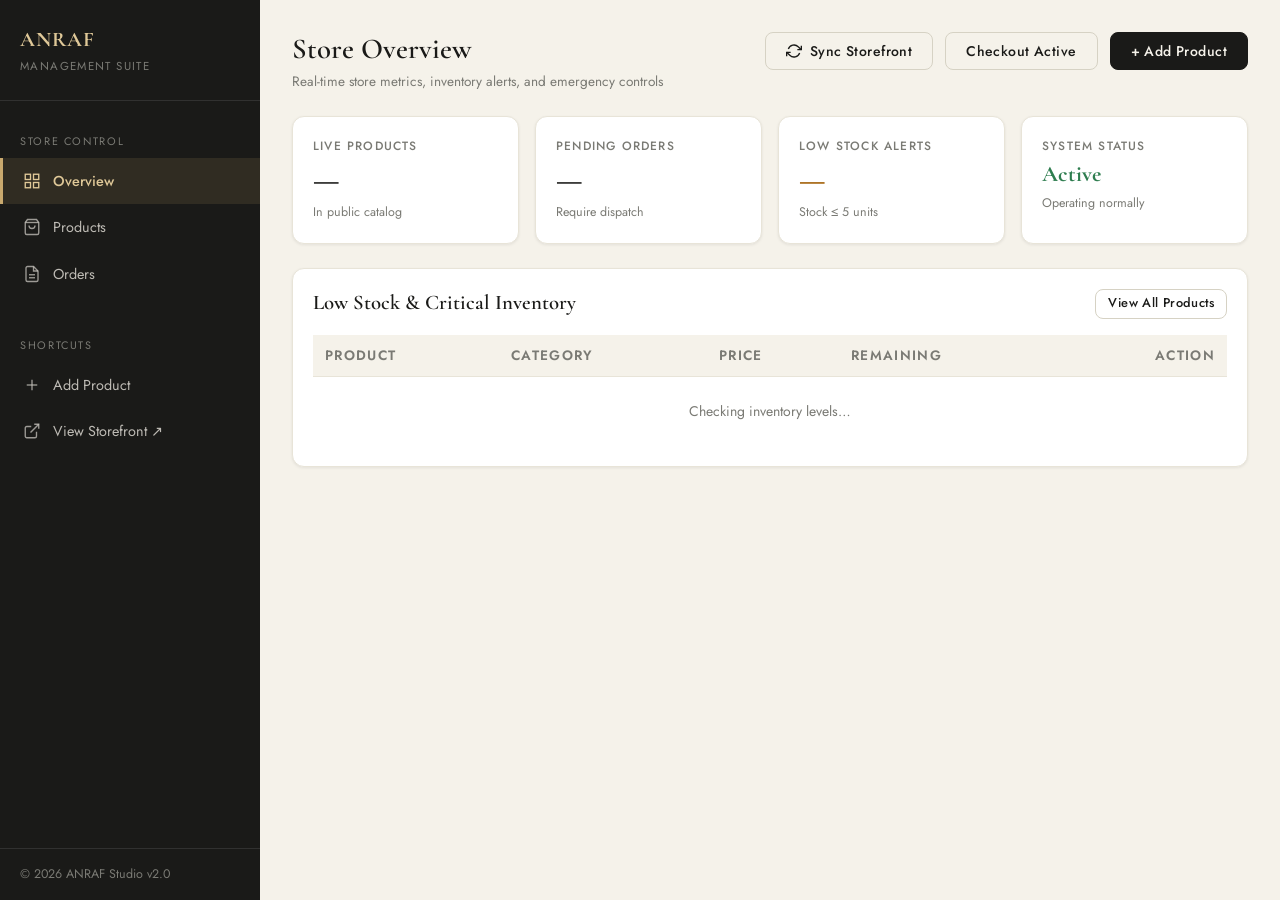
<file: index.html>
<!DOCTYPE html>
<html lang="en">
<head>
  <meta charset="UTF-8">
  <meta name="viewport" content="width=device-width, initial-scale=1.0">
  <title>Dashboard — ANRAF Admin</title>
  <link rel="preconnect" href="https://fonts.googleapis.com">
  <link rel="preconnect" href="https://fonts.gstatic.com" crossorigin>
  <link href="https://fonts.googleapis.com/css2?family=Cormorant+Garamond:ital,wght@0,400;0,500;0,600;0,700;1,400;1,600&family=Jost:wght@300;400;500;600&display=swap" rel="stylesheet">
  <link rel="stylesheet" href="./css/admin.css">
</head>
<body>
  <!-- Mobile Header -->
  <header class="admin-header">
    <button class="hamburger-btn" id="mobile-menu-btn" aria-label="Open Navigation">
      <svg width="24" height="24" viewBox="0 0 24 24" fill="none" stroke="currentColor" stroke-width="2"><line x1="3" y1="12" x2="21" y2="12"/><line x1="3" y1="6" x2="21" y2="6"/><line x1="3" y1="18" x2="21" y2="18"/></svg>
    </button>
    <span class="header-title">ANRAF STUDIO</span>
    <a href="../store.html" target="_blank" class="btn btn-sm btn-secondary" style="margin-left:auto;">Live Store ↗</a>
  </header>

  <div class="sidebar-overlay" id="sidebar-overlay"></div>

  <div class="admin-layout">
    <!-- Desktop & Drawer Sidebar -->
    <aside class="admin-sidebar" id="admin-sidebar">
      <div class="sidebar-brand">
        <span class="sidebar-brand-name">ANRAF</span>
        <span class="sidebar-brand-sub">Management Suite</span>
      </div>

      <nav class="sidebar-nav">
        <span class="sidebar-nav-label">Store Control</span>
        <a href="./index.html" class="sidebar-link active">
          <svg viewBox="0 0 24 24" fill="none" stroke="currentColor" stroke-width="1.8"><rect x="3" y="3" width="7" height="7"/><rect x="14" y="3" width="7" height="7"/><rect x="14" y="14" width="7" height="7"/><rect x="3" y="14" width="7" height="7"/></svg>
          Overview
        </a>
        <a href="./products.html" class="sidebar-link">
          <svg viewBox="0 0 24 24" fill="none" stroke="currentColor" stroke-width="1.8"><path d="M6 2L3 6v14a2 2 0 0 0 2 2h14a2 2 0 0 0 2-2V6l-3-4z"/><line x1="3" y1="6" x2="21" y2="6"/><path d="M16 10a4 4 0 0 1-8 0"/></svg>
          Products
        </a>
        <a href="./orders.html" class="sidebar-link">
          <svg viewBox="0 0 24 24" fill="none" stroke="currentColor" stroke-width="1.8"><path d="M14 2H6a2 2 0 0 0-2 2v16a2 2 0 0 0 2 2h12a2 2 0 0 0 2-2V8z"/><polyline points="14 2 14 8 20 8"/><line x1="16" y1="13" x2="8" y2="13"/><line x1="16" y1="17" x2="8" y2="17"/></svg>
          Orders
        </a>

        <span class="sidebar-nav-label" style="margin-top:1.5rem;">Shortcuts</span>
        <a href="./product.html" class="sidebar-link">
          <svg viewBox="0 0 24 24" fill="none" stroke="currentColor" stroke-width="1.8"><line x1="12" y1="5" x2="12" y2="19"/><line x1="5" y1="12" x2="19" y2="12"/></svg>
          Add Product
        </a>
        <a href="../store.html" target="_blank" class="sidebar-link">
          <svg viewBox="0 0 24 24" fill="none" stroke="currentColor" stroke-width="1.8"><path d="M18 13v6a2 2 0 0 1-2 2H5a2 2 0 0 1-2-2V8a2 2 0 0 1 2-2h6"/><polyline points="15 3 21 3 21 9"/><line x1="10" y1="14" x2="21" y2="3"/></svg>
          View Storefront ↗
        </a>
      </nav>

      <div class="sidebar-footer">
        © 2026 ANRAF Studio v2.0
      </div>
    </aside>

    <!-- Main Content -->
    <main class="admin-main">
      <div class="page-header">
        <div>
          <h1 class="page-title">Store Overview</h1>
          <p class="page-subtitle">Real-time store metrics, inventory alerts, and emergency controls</p>
        </div>
        <div class="page-actions">
          <button id="sync-btn" class="btn btn-secondary">
            <svg viewBox="0 0 24 24" fill="none" stroke="currentColor" stroke-width="2"><polyline points="23 4 23 10 17 10"/><polyline points="1 20 1 14 7 14"/><path d="M3.51 9a9 9 0 0 1 14.85-3.36L23 10M1 14l4.64 4.36A9 9 0 0 0 20.49 15"/></svg>
            Sync Storefront
          </button>
          <button id="toggle-checkout-btn" class="btn btn-secondary">Checkout Active</button>
          <a href="./product.html" class="btn btn-primary">+ Add Product</a>
        </div>
      </div>

      <div id="status-banner"></div>

      <!-- Stats Grid -->
      <div class="stats-grid">
        <div class="card">
          <div class="card-title">Live Products</div>
          <div class="card-value" id="stat-products">—</div>
          <div class="card-sub">In public catalog</div>
        </div>
        <div class="card">
          <div class="card-title">Pending Orders</div>
          <div class="card-value" id="stat-pending-orders">—</div>
          <div class="card-sub">Require dispatch</div>
        </div>
        <div class="card">
          <div class="card-title">Low Stock Alerts</div>
          <div class="card-value" id="stat-low-stock" style="color:var(--color-warning);">—</div>
          <div class="card-sub">Stock ≤ 5 units</div>
        </div>
        <div class="card">
          <div class="card-title">System Status</div>
          <div class="card-value" id="stat-mode" style="font-size:1.4rem;text-transform:capitalize;color:var(--color-success);">Active</div>
          <div class="card-sub" id="stat-mode-sub">Operating normally</div>
        </div>
      </div>

      <!-- Inventory Table -->
      <div class="card" style="margin-top:var(--space-6);">
        <div style="display:flex;justify-content:space-between;align-items:center;margin-bottom:var(--space-4);">
          <h2 style="font-size:1.3rem;font-family:var(--font-heading);">Low Stock & Critical Inventory</h2>
          <a href="./products.html" class="btn btn-sm btn-secondary">View All Products</a>
        </div>
        <div class="table-wrap">
          <table class="table" style="width:100%;border-collapse:collapse;">
            <thead>
              <tr style="text-align:left;border-bottom:1px solid var(--color-border);">
                <th style="padding:10px 12px;font-weight:600;font-size:0.85rem;color:var(--color-muted);">PRODUCT</th>
                <th style="padding:10px 12px;font-weight:600;font-size:0.85rem;color:var(--color-muted);">CATEGORY</th>
                <th style="padding:10px 12px;font-weight:600;font-size:0.85rem;color:var(--color-muted);">PRICE</th>
                <th style="padding:10px 12px;font-weight:600;font-size:0.85rem;color:var(--color-muted);">REMAINING</th>
                <th style="padding:10px 12px;font-weight:600;font-size:0.85rem;color:var(--color-muted);text-align:right;">ACTION</th>
              </tr>
            </thead>
            <tbody id="low-stock-tbody">
              <tr><td colspan="5" style="text-align:center;padding:24px;color:var(--color-muted);">Checking inventory levels…</td></tr>
            </tbody>
          </table>
        </div>
      </div>
    </main>
  </div>

  <script type="module">
    import { api, initStatusBanner, toast, formatPrice } from './js/api.js';

    initStatusBanner();

    // Mobile Sidebar toggle
    const menuBtn = document.getElementById('mobile-menu-btn');
    const sidebar = document.getElementById('admin-sidebar');
    const overlay = document.getElementById('sidebar-overlay');
    function toggleSidebar() {
      sidebar.classList.toggle('open');
      overlay.classList.toggle('visible');
    }
    if (menuBtn) menuBtn.addEventListener('click', toggleSidebar);
    if (overlay) overlay.addEventListener('click', toggleSidebar);

    let checkoutPaused = false;

    async function loadData() {
      try {
        const [status, productsData, ordersData] = await Promise.all([
          api.status().catch(() => ({ mode: 'normal', checkoutPaused: false })),
          api.products.list().catch(() => ({ count: 0, products: [] })),
          api.orders.list({ status: 'pending', limit: 1 }).catch(() => ({ total: 0 }))
        ]);

        const modeEl = document.getElementById('stat-mode');
        const modeSub = document.getElementById('stat-mode-sub');
        if (status.mode === 'emergency') {
          modeEl.textContent = 'Emergency';
          modeEl.style.color = 'var(--color-warning)';
          modeSub.textContent = 'Running from R2 reserve';
        } else {
          modeEl.textContent = 'Online';
          modeEl.style.color = 'var(--color-success)';
          modeSub.textContent = 'Supabase connected';
        }

        document.getElementById('stat-products').textContent = productsData.count ?? productsData.products?.length ?? 0;
        document.getElementById('stat-pending-orders').textContent = ordersData.total ?? 0;

        checkoutPaused = !!status.checkoutPaused;
        const toggleBtn = document.getElementById('toggle-checkout-btn');
        toggleBtn.textContent = checkoutPaused ? 'Resume Checkout' : 'Pause Checkout';
        toggleBtn.className = checkoutPaused ? 'btn btn-danger' : 'btn btn-secondary';

        const lowStock = (productsData.products || []).filter(p => p.track_stock && p.stock <= 5);
        document.getElementById('stat-low-stock').textContent = lowStock.length;

        const tbody = document.getElementById('low-stock-tbody');
        tbody.innerHTML = '';
        if (!lowStock.length) {
          const tr = document.createElement('tr');
          tr.innerHTML = '<td colspan="5" style="text-align:center;padding:24px;color:var(--color-muted);">All inventory quantities are healthy.</td>';
          tbody.appendChild(tr);
        } else {
          for (const p of lowStock) {
            const tr = document.createElement('tr');
            tr.style.borderBottom = '1px solid var(--color-border-light)';
            
            const tdName = document.createElement('td');
            tdName.style.padding = '12px';
            tdName.innerHTML = `<strong style="display:block;">${p.name}</strong><small style="color:var(--color-muted);">${p.slug}</small>`;
            tr.appendChild(tdName);

            const tdCat = document.createElement('td');
            tdCat.style.padding = '12px';
            tdCat.textContent = p.category || '—';
            tr.appendChild(tdCat);

            const tdPrice = document.createElement('td');
            tdPrice.style.padding = '12px';
            tdPrice.textContent = formatPrice(p.price);
            tr.appendChild(tdPrice);

            const tdStock = document.createElement('td');
            tdStock.style.padding = '12px';
            tdStock.innerHTML = `<span style="display:inline-block;padding:3px 8px;border-radius:12px;font-size:0.75rem;font-weight:600;background:${p.stock === 0 ? '#fee2e2;color:#b91c1c' : '#fff3cd;color:#a05c00'}">${p.stock} left</span>`;
            tr.appendChild(tdStock);

            const tdAction = document.createElement('td');
            tdAction.style.padding = '12px';
            tdAction.style.textAlign = 'right';
            tdAction.innerHTML = `<a href="./product.html?id=${p.id}" class="btn btn-sm btn-secondary">Edit Stock</a>`;
            tr.appendChild(tdAction);

            tbody.appendChild(tr);
          }
        }
      } catch (e) {
        console.warn('Dashboard notice:', e);
      }
    }

    document.getElementById('sync-btn').addEventListener('click', async () => {
      const btn = document.getElementById('sync-btn');
      btn.disabled = true;
      btn.textContent = 'Syncing…';
      try {
        const res = await api.sync();
        toast(`Storefront synced successfully (${res.count} products)`, 'success');
      } catch (e) {
        toast(`Sync notice: ${e.message}`, 'error');
      } finally {
        btn.disabled = false;
        btn.innerHTML = `<svg viewBox="0 0 24 24" fill="none" stroke="currentColor" stroke-width="2" width="16" height="16"><polyline points="23 4 23 10 17 10"/><polyline points="1 20 1 14 7 14"/><path d="M3.51 9a9 9 0 0 1 14.85-3.36L23 10M1 14l4.64 4.36A9 9 0 0 0 20.49 15"/></svg> Sync Storefront`;
      }
    });

    document.getElementById('toggle-checkout-btn').addEventListener('click', async () => {
      const btn = document.getElementById('toggle-checkout-btn');
      btn.disabled = true;
      try {
        const res = await api.checkoutToggle(!checkoutPaused);
        checkoutPaused = res.paused;
        btn.textContent = checkoutPaused ? 'Resume Checkout' : 'Pause Checkout';
        btn.className = checkoutPaused ? 'btn btn-danger' : 'btn btn-secondary';
        toast(checkoutPaused ? 'Checkout PAUSED' : 'Checkout RESUMED', checkoutPaused ? 'warning' : 'success');
      } catch (e) {
        toast(`Toggle action: ${e.message}`, 'error');
      } finally {
        btn.disabled = false;
      }
    });

    loadData();
  </script>
</body>
</html>
</file>
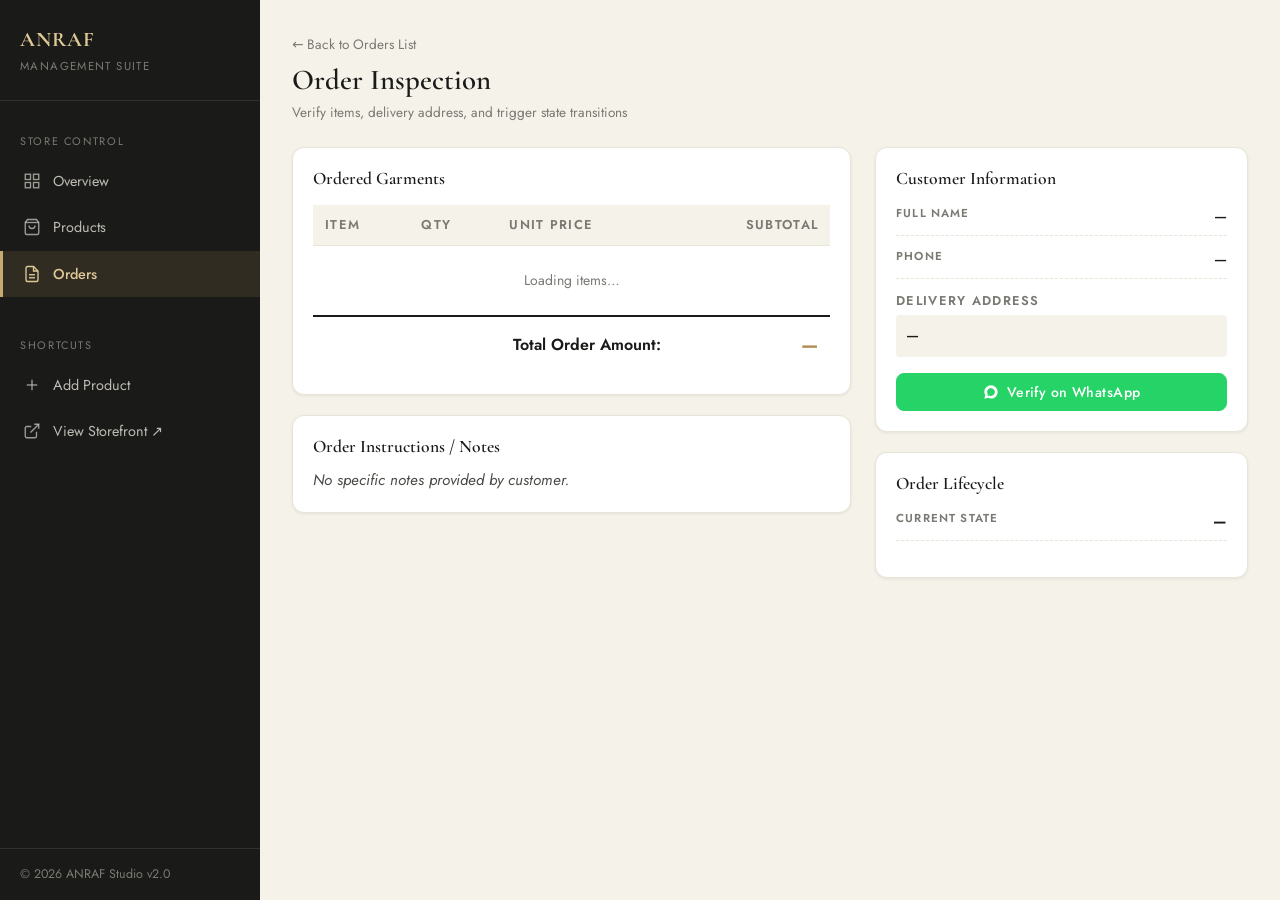
<file: order.html>
<!DOCTYPE html>
<html lang="en">
<head>
  <meta charset="UTF-8">
  <meta name="viewport" content="width=device-width, initial-scale=1.0">
  <title>Order Detail — ANRAF Admin</title>
  <link rel="preconnect" href="https://fonts.googleapis.com">
  <link rel="preconnect" href="https://fonts.gstatic.com" crossorigin>
  <link href="https://fonts.googleapis.com/css2?family=Cormorant+Garamond:ital,wght@0,400;0,500;0,600;0,700;1,400;1,600&family=Jost:wght@300;400;500;600&display=swap" rel="stylesheet">
  <link rel="stylesheet" href="./css/admin.css">
  <style>
    .order-layout { display: grid; grid-template-columns: 1fr; gap: var(--space-6); }
    @media (min-width: 900px) { .order-layout { grid-template-columns: 1.8fr 1.2fr; } }
    .meta-row { display: flex; justify-content: space-between; margin-bottom: var(--space-3); font-size: 0.9rem; border-bottom: 1px dashed var(--color-border-light); padding-bottom: var(--space-2); }
    .meta-label { color: var(--color-muted); }
    .meta-val { font-weight: 500; }
  </style>
</head>
<body>
  <!-- Mobile Header -->
  <header class="admin-header">
    <button class="hamburger-btn" id="mobile-menu-btn" aria-label="Open Navigation">
      <svg width="24" height="24" viewBox="0 0 24 24" fill="none" stroke="currentColor" stroke-width="2"><line x1="3" y1="12" x2="21" y2="12"/><line x1="3" y1="6" x2="21" y2="6"/><line x1="3" y1="18" x2="21" y2="18"/></svg>
    </button>
    <span class="header-title">ORDER DETAILS</span>
    <a href="../store.html" target="_blank" class="btn btn-sm btn-secondary" style="margin-left:auto;">Live Store ↗</a>
  </header>

  <div class="sidebar-overlay" id="sidebar-overlay"></div>

  <div class="admin-layout">
    <!-- Sidebar -->
    <aside class="admin-sidebar" id="admin-sidebar">
      <div class="sidebar-brand">
        <span class="sidebar-brand-name">ANRAF</span>
        <span class="sidebar-brand-sub">Management Suite</span>
      </div>

      <nav class="sidebar-nav">
        <span class="sidebar-nav-label">Store Control</span>
        <a href="./index.html" class="sidebar-link">
          <svg viewBox="0 0 24 24" fill="none" stroke="currentColor" stroke-width="1.8"><rect x="3" y="3" width="7" height="7"/><rect x="14" y="3" width="7" height="7"/><rect x="14" y="14" width="7" height="7"/><rect x="3" y="14" width="7" height="7"/></svg>
          Overview
        </a>
        <a href="./products.html" class="sidebar-link">
          <svg viewBox="0 0 24 24" fill="none" stroke="currentColor" stroke-width="1.8"><path d="M6 2L3 6v14a2 2 0 0 0 2 2h14a2 2 0 0 0 2-2V6l-3-4z"/><line x1="3" y1="6" x2="21" y2="6"/><path d="M16 10a4 4 0 0 1-8 0"/></svg>
          Products
        </a>
        <a href="./orders.html" class="sidebar-link active">
          <svg viewBox="0 0 24 24" fill="none" stroke="currentColor" stroke-width="1.8"><path d="M14 2H6a2 2 0 0 0-2 2v16a2 2 0 0 0 2 2h12a2 2 0 0 0 2-2V8z"/><polyline points="14 2 14 8 20 8"/><line x1="16" y1="13" x2="8" y2="13"/><line x1="16" y1="17" x2="8" y2="17"/></svg>
          Orders
        </a>

        <span class="sidebar-nav-label" style="margin-top:1.5rem;">Shortcuts</span>
        <a href="./product.html" class="sidebar-link">
          <svg viewBox="0 0 24 24" fill="none" stroke="currentColor" stroke-width="1.8"><line x1="12" y1="5" x2="12" y2="19"/><line x1="5" y1="12" x2="19" y2="12"/></svg>
          Add Product
        </a>
        <a href="../store.html" target="_blank" class="sidebar-link">
          <svg viewBox="0 0 24 24" fill="none" stroke="currentColor" stroke-width="1.8"><path d="M18 13v6a2 2 0 0 1-2 2H5a2 2 0 0 1-2-2V8a2 2 0 0 1 2-2h6"/><polyline points="15 3 21 3 21 9"/><line x1="10" y1="14" x2="21" y2="3"/></svg>
          View Storefront ↗
        </a>
      </nav>

      <div class="sidebar-footer">
        © 2026 ANRAF Studio v2.0
      </div>
    </aside>

    <!-- Main Content -->
    <main class="admin-main">
      <div class="page-header">
        <div>
          <a href="./orders.html" style="font-size:0.85rem;color:var(--color-muted);display:inline-block;margin-bottom:var(--space-2);">← Back to Orders List</a>
          <h1 class="page-title" id="order-heading">Order Inspection</h1>
          <p class="page-subtitle">Verify items, delivery address, and trigger state transitions</p>
        </div>
      </div>

      <div id="status-banner"></div>

      <div class="order-layout">
        <!-- Left: Items & Notes -->
        <div style="display:flex;flex-direction:column;gap:var(--space-5);">
          <div class="card">
            <h2 style="font-size:1.1rem;font-family:var(--font-heading);margin-bottom:var(--space-4);">Ordered Garments</h2>
            <div class="table-wrap">
              <table style="width:100%;border-collapse:collapse;text-align:left;">
                <thead>
                  <tr style="border-bottom:1px solid var(--color-border);background:var(--color-cream);">
                    <th style="padding:10px 12px;font-size:0.8rem;color:var(--color-muted);">ITEM</th>
                    <th style="padding:10px 12px;font-size:0.8rem;color:var(--color-muted);">QTY</th>
                    <th style="padding:10px 12px;font-size:0.8rem;color:var(--color-muted);">UNIT PRICE</th>
                    <th style="padding:10px 12px;font-size:0.8rem;color:var(--color-muted);text-align:right;">SUBTOTAL</th>
                  </tr>
                </thead>
                <tbody id="items-tbody">
                  <tr><td colspan="4" style="text-align:center;padding:24px;color:var(--color-muted);">Loading items…</td></tr>
                </tbody>
                <tfoot>
                  <tr style="border-top:2px solid var(--color-near-black);">
                    <td colspan="3" style="padding:14px 12px;font-weight:600;font-size:1rem;text-align:right;">Total Order Amount:</td>
                    <td id="order-total" style="padding:14px 12px;font-weight:700;font-size:1.15rem;text-align:right;color:var(--color-gold-dark);">—</td>
                  </tr>
                </tfoot>
              </table>
            </div>
          </div>

          <div class="card">
            <h2 style="font-size:1.1rem;font-family:var(--font-heading);margin-bottom:var(--space-3);">Order Instructions / Notes</h2>
            <p id="order-notes" style="font-size:0.95rem;color:var(--color-mid);font-style:italic;line-height:1.5;">No specific notes provided by customer.</p>
          </div>
        </div>

        <!-- Right: Customer Info & Status Action -->
        <div style="display:flex;flex-direction:column;gap:var(--space-5);">
          <div class="card">
            <h2 style="font-size:1.1rem;font-family:var(--font-heading);margin-bottom:var(--space-4);">Customer Information</h2>
            
            <div class="meta-row">
              <span class="meta-label">Full Name</span>
              <span class="meta-val" id="cust-name">—</span>
            </div>
            <div class="meta-row">
              <span class="meta-label">Phone</span>
              <span class="meta-val" id="cust-phone">—</span>
            </div>
            <div style="margin-top:var(--space-3);margin-bottom:var(--space-4);">
              <span class="meta-label" style="display:block;margin-bottom:4px;font-size:0.8rem;text-transform:uppercase;">Delivery Address</span>
              <div class="meta-val" id="cust-addr" style="line-height:1.5;background:var(--color-cream);padding:10px;border-radius:var(--radius-sm);font-size:0.9rem;">—</div>
            </div>

            <a id="wa-btn" href="#" target="_blank" class="btn btn-whatsapp" style="width:100%;">
              <svg width="18" height="18" viewBox="0 0 24 24" fill="currentColor"><path d="M12.031 6.172c-3.181 0-5.767 2.586-5.768 5.766-.001 1.298.38 2.27 1.019 3.287l-.711 2.598 2.669-.699c.969.53 1.771.815 2.791.815 3.179 0 5.767-2.587 5.768-5.766 0-3.18-2.588-5.766-5.768-5.766zm9.969 5.766c0 5.503-4.477 9.98-9.97 9.98-1.745 0-3.38-.453-4.81-1.246l-5.22 1.368 1.393-5.093c-.911-1.498-1.393-3.218-1.393-5.009 0-5.503 4.478-9.98 9.97-9.98 5.493 0 9.97 4.477 9.97 9.98z"/></svg>
              Verify on WhatsApp
            </a>
          </div>

          <div class="card">
            <h2 style="font-size:1.1rem;font-family:var(--font-heading);margin-bottom:var(--space-4);">Order Lifecycle</h2>
            
            <div class="meta-row">
              <span class="meta-label">Current State</span>
              <span class="meta-val" id="current-status" style="text-transform:uppercase;font-weight:700;">—</span>
            </div>

            <div id="workflow-buttons" style="display:flex;flex-direction:column;gap:var(--space-2);margin-top:var(--space-4);">
              <!-- Rendered status buttons -->
            </div>
          </div>
        </div>
      </div>
    </main>
  </div>

  <script type="module">
    import { api, initStatusBanner, toast, confirm, formatPrice } from './js/api.js';

    initStatusBanner();

    // Mobile Sidebar toggle
    const menuBtn = document.getElementById('mobile-menu-btn');
    const sidebar = document.getElementById('admin-sidebar');
    const overlay = document.getElementById('sidebar-overlay');
    function toggleSidebar() {
      sidebar.classList.toggle('open');
      overlay.classList.toggle('visible');
    }
    if (menuBtn) menuBtn.addEventListener('click', toggleSidebar);
    if (overlay) overlay.addEventListener('click', toggleSidebar);

    const orderId = new URLSearchParams(location.search).get('id');
    let currentOrder = null;

    async function loadOrder() {
      if (!orderId) { window.location.href = './orders.html'; return; }
      try {
        const res = await api.orders.list();
        const orders = res.orders || [];
        currentOrder = orders.find(o => o.id === orderId || o.client_ref === orderId);

        if (!currentOrder) throw new Error('Order not found');

        const orderNum = currentOrder.order_number ? `#${currentOrder.order_number}` : currentOrder.client_ref.slice(0, 8);
        document.getElementById('order-heading').textContent = `Order ${orderNum}`;

        document.getElementById('cust-name').textContent = currentOrder.customer_name || currentOrder.name || '—';
        const phone = currentOrder.customer_phone || currentOrder.phone || '';
        document.getElementById('cust-phone').textContent = phone || '—';
        document.getElementById('cust-addr').textContent = currentOrder.customer_address || currentOrder.address || '—';
        document.getElementById('order-notes').textContent = currentOrder.notes || 'No customer notes.';
        document.getElementById('order-total').textContent = formatPrice(currentOrder.total);

        const waPhone = phone.replace(/[^0-9]/g, '');
        document.getElementById('wa-btn').href = `https://wa.me/${waPhone}?text=${encodeURIComponent(`Salam, confirming your ANRAF Studio order ${orderNum}`)}`;

        document.getElementById('current-status').textContent = currentOrder.status || 'pending';

        const tbody = document.getElementById('items-tbody');
        tbody.innerHTML = '';
        const items = currentOrder.order_items || currentOrder.items || [];
        for (const it of items) {
          const tr = document.createElement('tr');
          tr.style.borderBottom = '1px solid var(--color-border-light)';
          const name = it.product_name || it.name || 'Garment item';
          const qty = it.quantity || it.qty || 1;
          const price = it.price_at_purchase || it.price || 0;

          tr.innerHTML = `
            <td style="padding:12px;"><strong>${name}</strong></td>
            <td style="padding:12px;">× ${qty}</td>
            <td style="padding:12px;">${formatPrice(price)}</td>
            <td style="padding:12px;text-align:right;font-weight:500;">${formatPrice(price * qty)}</td>
          `;
          tbody.appendChild(tr);
        }

        renderWorkflow();
      } catch (e) {
        toast(`Order notice: ${e.message}`, 'error');
      }
    }

    function renderWorkflow() {
      const container = document.getElementById('workflow-buttons');
      container.innerHTML = '';

      if (currentOrder._source === 'offline') {
        const p = document.createElement('p');
        p.textContent = 'This order was captured in offline reserve. Status changes will be unlocked once replayed into the database.';
        p.style.fontSize = '0.85rem';
        p.style.color = 'var(--color-warning)';
        container.appendChild(p);
        return;
      }

      const st = currentOrder.status || 'pending';

      if (st === 'pending') {
        createBtn('Confirm Order', 'btn-primary', () => updateStatus('confirmed'));
        createBtn('Cancel Order', 'btn-danger', () => updateStatus('cancelled', true));
      } else if (st === 'confirmed') {
        createBtn('Mark Shipped', 'btn-primary', () => updateStatus('shipped'));
        createBtn('Cancel Order', 'btn-danger', () => updateStatus('cancelled', true));
      } else if (st === 'shipped') {
        createBtn('Mark Delivered', 'btn-primary', () => updateStatus('delivered'));
        createBtn('Cancel Order', 'btn-danger', () => updateStatus('cancelled', true));
      } else {
        const p = document.createElement('p');
        p.textContent = `Order is ${st}. Lifecycle complete.`;
        p.style.fontSize = '0.85rem';
        p.style.color = 'var(--color-muted)';
        container.appendChild(p);
      }
    }

    function createBtn(text, className, onClick) {
      const container = document.getElementById('workflow-buttons');
      const b = document.createElement('button');
      b.className = `btn ${className}`;
      b.textContent = text;
      b.style.width = '100%';
      b.addEventListener('click', onClick);
      container.appendChild(b);
    }

    async function updateStatus(newStatus, isCancel = false) {
      if (isCancel) {
        const ok = await confirm('Cancelling this order will release and restore tracked product inventory. Are you sure?');
        if (!ok) return;
      }

      try {
        await api.orders.setStatus(currentOrder.id, newStatus);
        toast(`Order status updated to ${newStatus}`, 'success');
        loadOrder();
      } catch (err) {
        toast(`Status update: ${err.message}`, 'error');
      }
    }

    loadOrder();
  </script>
</body>
</html>
</file>
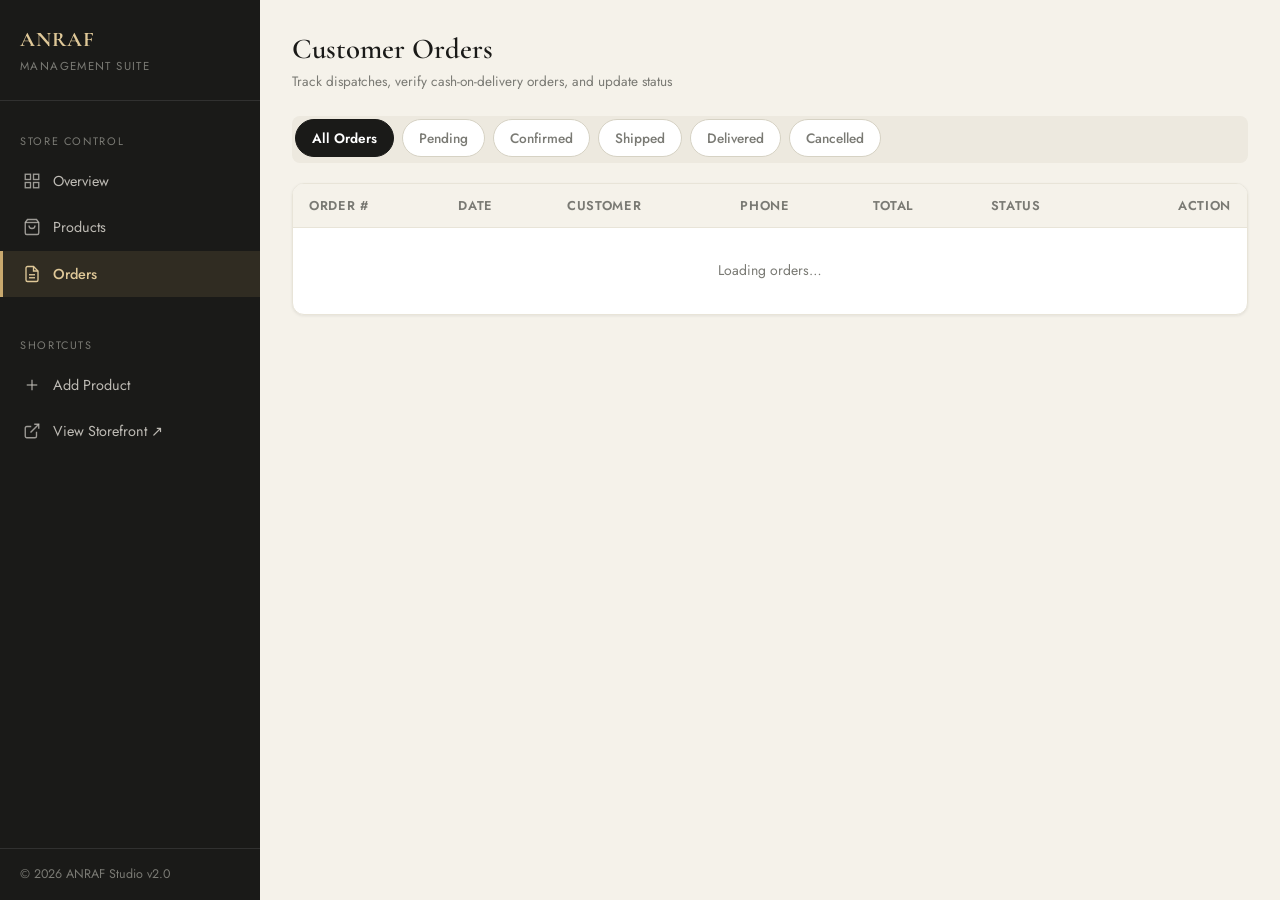
<file: orders.html>
<!DOCTYPE html>
<html lang="en">
<head>
  <meta charset="UTF-8">
  <meta name="viewport" content="width=device-width, initial-scale=1.0">
  <title>Customer Orders — ANRAF Admin</title>
  <link rel="preconnect" href="https://fonts.googleapis.com">
  <link rel="preconnect" href="https://fonts.gstatic.com" crossorigin>
  <link href="https://fonts.googleapis.com/css2?family=Cormorant+Garamond:ital,wght@0,400;0,500;0,600;0,700;1,400;1,600&family=Jost:wght@300;400;500;600&display=swap" rel="stylesheet">
  <link rel="stylesheet" href="./css/admin.css">
  <style>
    .filter-tabs { display: flex; gap: var(--space-2); margin-bottom: var(--space-5); overflow-x: auto; padding-bottom: var(--space-2); }
    .tab-btn { background: var(--color-white); border: 1px solid var(--color-border); padding: 8px 16px; border-radius: 20px; font-size: 0.85rem; font-weight: 500; cursor: pointer; white-space: nowrap; transition: var(--transition); }
    .tab-btn.active { background: var(--color-near-black); color: #fff; border-color: var(--color-near-black); }
    .badge { display: inline-block; padding: 4px 10px; border-radius: 12px; font-size: 0.72rem; font-weight: 600; text-transform: uppercase; letter-spacing: 0.05em; }
    .badge-pending { background: var(--status-pending-bg); color: var(--status-pending); }
    .badge-confirmed { background: var(--status-confirmed-bg); color: var(--status-confirmed); }
    .badge-shipped { background: var(--status-shipped-bg); color: var(--status-shipped); }
    .badge-delivered { background: var(--status-delivered-bg); color: var(--status-delivered); }
    .badge-cancelled { background: var(--status-cancelled-bg); color: var(--status-cancelled); }
  </style>
</head>
<body>
  <!-- Mobile Header -->
  <header class="admin-header">
    <button class="hamburger-btn" id="mobile-menu-btn" aria-label="Open Navigation">
      <svg width="24" height="24" viewBox="0 0 24 24" fill="none" stroke="currentColor" stroke-width="2"><line x1="3" y1="12" x2="21" y2="12"/><line x1="3" y1="6" x2="21" y2="6"/><line x1="3" y1="18" x2="21" y2="18"/></svg>
    </button>
    <span class="header-title">ANRAF ORDERS</span>
    <a href="../store.html" target="_blank" class="btn btn-sm btn-secondary" style="margin-left:auto;">Live Store ↗</a>
  </header>

  <div class="sidebar-overlay" id="sidebar-overlay"></div>

  <div class="admin-layout">
    <!-- Sidebar -->
    <aside class="admin-sidebar" id="admin-sidebar">
      <div class="sidebar-brand">
        <span class="sidebar-brand-name">ANRAF</span>
        <span class="sidebar-brand-sub">Management Suite</span>
      </div>

      <nav class="sidebar-nav">
        <span class="sidebar-nav-label">Store Control</span>
        <a href="./index.html" class="sidebar-link">
          <svg viewBox="0 0 24 24" fill="none" stroke="currentColor" stroke-width="1.8"><rect x="3" y="3" width="7" height="7"/><rect x="14" y="3" width="7" height="7"/><rect x="14" y="14" width="7" height="7"/><rect x="3" y="14" width="7" height="7"/></svg>
          Overview
        </a>
        <a href="./products.html" class="sidebar-link">
          <svg viewBox="0 0 24 24" fill="none" stroke="currentColor" stroke-width="1.8"><path d="M6 2L3 6v14a2 2 0 0 0 2 2h14a2 2 0 0 0 2-2V6l-3-4z"/><line x1="3" y1="6" x2="21" y2="6"/><path d="M16 10a4 4 0 0 1-8 0"/></svg>
          Products
        </a>
        <a href="./orders.html" class="sidebar-link active">
          <svg viewBox="0 0 24 24" fill="none" stroke="currentColor" stroke-width="1.8"><path d="M14 2H6a2 2 0 0 0-2 2v16a2 2 0 0 0 2 2h12a2 2 0 0 0 2-2V8z"/><polyline points="14 2 14 8 20 8"/><line x1="16" y1="13" x2="8" y2="13"/><line x1="16" y1="17" x2="8" y2="17"/></svg>
          Orders
        </a>

        <span class="sidebar-nav-label" style="margin-top:1.5rem;">Shortcuts</span>
        <a href="./product.html" class="sidebar-link">
          <svg viewBox="0 0 24 24" fill="none" stroke="currentColor" stroke-width="1.8"><line x1="12" y1="5" x2="12" y2="19"/><line x1="5" y1="12" x2="19" y2="12"/></svg>
          Add Product
        </a>
        <a href="../store.html" target="_blank" class="sidebar-link">
          <svg viewBox="0 0 24 24" fill="none" stroke="currentColor" stroke-width="1.8"><path d="M18 13v6a2 2 0 0 1-2 2H5a2 2 0 0 1-2-2V8a2 2 0 0 1 2-2h6"/><polyline points="15 3 21 3 21 9"/><line x1="10" y1="14" x2="21" y2="3"/></svg>
          View Storefront ↗
        </a>
      </nav>

      <div class="sidebar-footer">
        © 2026 ANRAF Studio v2.0
      </div>
    </aside>

    <!-- Main Content -->
    <main class="admin-main">
      <div class="page-header">
        <div>
          <h1 class="page-title">Customer Orders</h1>
          <p class="page-subtitle">Track dispatches, verify cash-on-delivery orders, and update status</p>
        </div>
      </div>

      <div id="status-banner"></div>

      <div class="filter-tabs">
        <button class="tab-btn active" data-status="">All Orders</button>
        <button class="tab-btn" data-status="pending">Pending</button>
        <button class="tab-btn" data-status="confirmed">Confirmed</button>
        <button class="tab-btn" data-status="shipped">Shipped</button>
        <button class="tab-btn" data-status="delivered">Delivered</button>
        <button class="tab-btn" data-status="cancelled">Cancelled</button>
      </div>

      <div class="card" style="padding:0;overflow:hidden;">
        <div class="table-wrap">
          <table style="width:100%;border-collapse:collapse;text-align:left;">
            <thead>
              <tr style="background:var(--color-cream);border-bottom:1px solid var(--color-border);">
                <th style="padding:12px 16px;font-size:0.8rem;letter-spacing:0.05em;color:var(--color-muted);">ORDER #</th>
                <th style="padding:12px 16px;font-size:0.8rem;letter-spacing:0.05em;color:var(--color-muted);">DATE</th>
                <th style="padding:12px 16px;font-size:0.8rem;letter-spacing:0.05em;color:var(--color-muted);">CUSTOMER</th>
                <th style="padding:12px 16px;font-size:0.8rem;letter-spacing:0.05em;color:var(--color-muted);">PHONE</th>
                <th style="padding:12px 16px;font-size:0.8rem;letter-spacing:0.05em;color:var(--color-muted);">TOTAL</th>
                <th style="padding:12px 16px;font-size:0.8rem;letter-spacing:0.05em;color:var(--color-muted);">STATUS</th>
                <th style="padding:12px 16px;font-size:0.8rem;letter-spacing:0.05em;color:var(--color-muted);text-align:right;">ACTION</th>
              </tr>
            </thead>
            <tbody id="orders-tbody">
              <tr><td colspan="7" style="text-align:center;padding:32px;color:var(--color-muted);">Loading orders…</td></tr>
            </tbody>
          </table>
        </div>
      </div>
    </main>
  </div>

  <script type="module">
    import { api, initStatusBanner, toast, formatPrice } from './js/api.js';

    initStatusBanner();

    // Mobile Sidebar toggle
    const menuBtn = document.getElementById('mobile-menu-btn');
    const sidebar = document.getElementById('admin-sidebar');
    const overlay = document.getElementById('sidebar-overlay');
    function toggleSidebar() {
      sidebar.classList.toggle('open');
      overlay.classList.toggle('visible');
    }
    if (menuBtn) menuBtn.addEventListener('click', toggleSidebar);
    if (overlay) overlay.addEventListener('click', toggleSidebar);

    let currentStatus = '';

    async function loadOrders() {
      const tbody = document.getElementById('orders-tbody');
      tbody.innerHTML = '<tr><td colspan="7" style="text-align:center;padding:32px;color:var(--color-muted);">Loading orders…</td></tr>';

      try {
        const res = await api.orders.list(currentStatus ? { status: currentStatus } : {});
        const orders = res.orders || [];

        tbody.innerHTML = '';
        if (!orders.length) {
          tbody.innerHTML = '<tr><td colspan="7" style="text-align:center;padding:32px;color:var(--color-muted);">No orders found.</td></tr>';
          return;
        }

        for (const o of orders) {
          const tr = document.createElement('tr');
          tr.style.borderBottom = '1px solid var(--color-border-light)';

          const tdNum = document.createElement('td');
          tdNum.style.padding = '12px 16px';
          tdNum.style.fontWeight = '600';
          tdNum.textContent = o.order_number ? `#${o.order_number}` : (o.client_ref ? o.client_ref.slice(0, 8) : 'Offline');
          if (o._source === 'offline') {
            tdNum.innerHTML += ` <span style="font-size:0.7rem;color:var(--color-warning);">(offline)</span>`;
          }
          tr.appendChild(tdNum);

          const tdDate = document.createElement('td');
          tdDate.style.padding = '12px 16px';
          tdDate.textContent = o.created_at ? new Date(o.created_at).toLocaleDateString('en-GB') : '—';
          tr.appendChild(tdDate);

          const tdCust = document.createElement('td');
          tdCust.style.padding = '12px 16px';
          tdCust.textContent = o.customer_name || o.name || '—';
          tr.appendChild(tdCust);

          const tdPhone = document.createElement('td');
          tdPhone.style.padding = '12px 16px';
          tdPhone.textContent = o.customer_phone || o.phone || '—';
          tr.appendChild(tdPhone);

          const tdTotal = document.createElement('td');
          tdTotal.style.padding = '12px 16px';
          tdTotal.style.fontWeight = '600';
          tdTotal.textContent = formatPrice(o.total);
          tr.appendChild(tdTotal);

          const tdStatus = document.createElement('td');
          tdStatus.style.padding = '12px 16px';
          const span = document.createElement('span');
          const st = o.status || 'pending';
          span.className = `badge badge-${st}`;
          span.textContent = st;
          tdStatus.appendChild(span);
          tr.appendChild(tdStatus);

          const tdAction = document.createElement('td');
          tdAction.style.padding = '12px 16px';
          tdAction.style.textAlign = 'right';
          tdAction.innerHTML = `<a href="./order.html?id=${o.id || o.client_ref}" class="btn btn-sm btn-secondary">View Order</a>`;
          tr.appendChild(tdAction);

          tbody.appendChild(tr);
        }
      } catch (e) {
        tbody.innerHTML = '<tr><td colspan="7" style="text-align:center;padding:32px;color:var(--color-muted);">No live orders loaded yet.</td></tr>';
      }
    }

    document.querySelectorAll('.tab-btn').forEach(btn => {
      btn.addEventListener('click', () => {
        document.querySelectorAll('.tab-btn').forEach(b => b.classList.remove('active'));
        btn.classList.add('active');
        currentStatus = btn.dataset.status;
        loadOrders();
      });
    });

    loadOrders();
  </script>
</body>
</html>
</file>
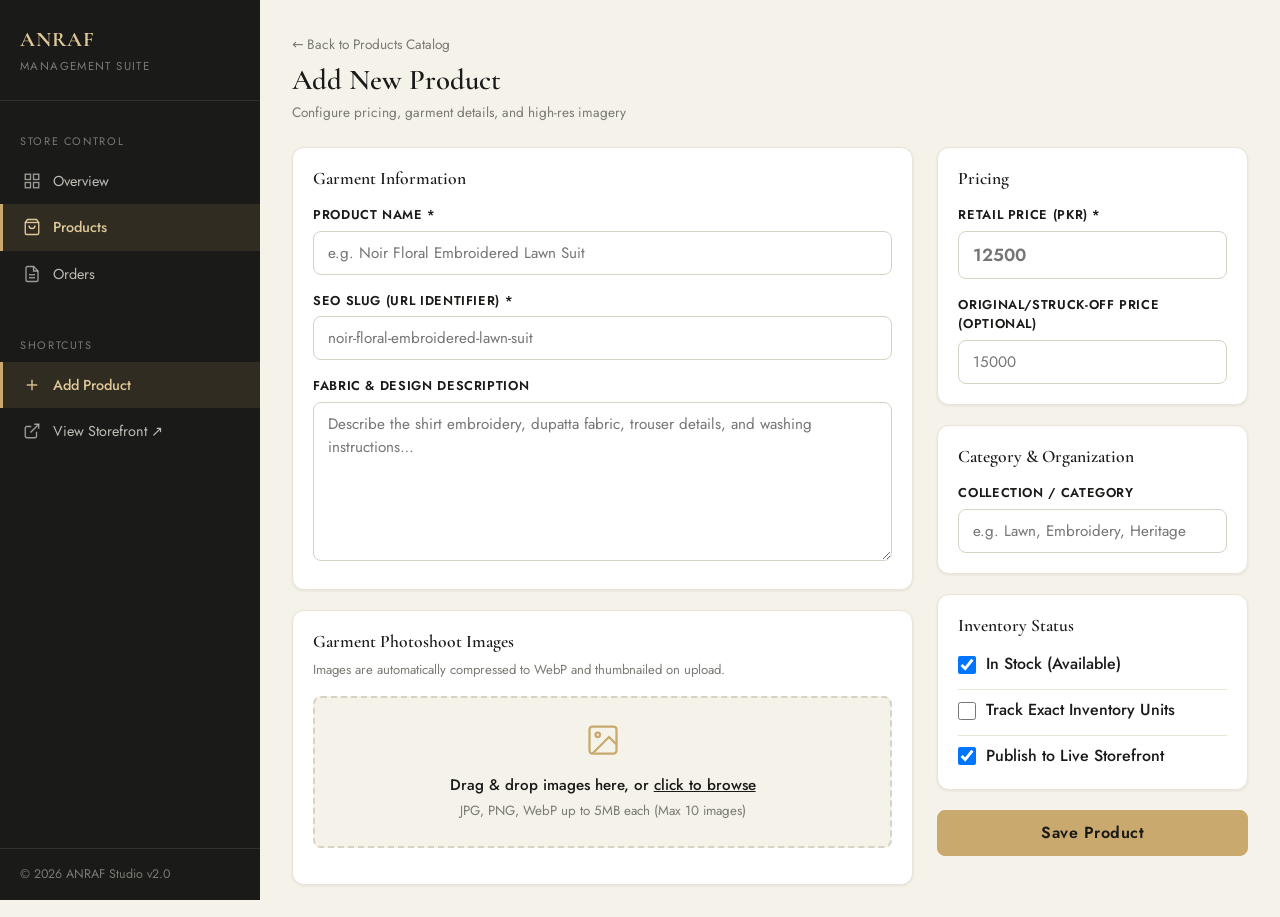
<file: product.html>
<!DOCTYPE html>
<html lang="en">
<head>
  <meta charset="UTF-8">
  <meta name="viewport" content="width=device-width, initial-scale=1.0">
  <title>Product Editor — ANRAF Admin</title>
  <link rel="preconnect" href="https://fonts.googleapis.com">
  <link rel="preconnect" href="https://fonts.gstatic.com" crossorigin>
  <link href="https://fonts.googleapis.com/css2?family=Cormorant+Garamond:ital,wght@0,400;0,500;0,600;0,700;1,400;1,600&family=Jost:wght@300;400;500;600&display=swap" rel="stylesheet">
  <link rel="stylesheet" href="./css/admin.css">
  <style>
    .form-layout { display: grid; grid-template-columns: 1fr; gap: var(--space-6); }
    @media (min-width: 900px) { .form-layout { grid-template-columns: 2fr 1fr; } }
    .image-dropzone {
      border: 2px dashed var(--color-border); padding: var(--space-6); text-align: center; border-radius: var(--radius); cursor: pointer; background: var(--color-cream);
      transition: border-color var(--transition);
    }
    .image-dropzone:hover { border-color: var(--color-gold); }
    .images-grid { display: grid; grid-template-columns: repeat(auto-fill, minmax(110px, 1fr)); gap: var(--space-3); margin-top: var(--space-4); }
    .image-item { position: relative; aspect-ratio: 3/4; border: 1px solid var(--color-border); border-radius: var(--radius-sm); overflow: hidden; background: #fff; }
    .image-item img { width: 100%; height: 100%; object-fit: cover; }
    .image-remove { position: absolute; top: 6px; right: 6px; background: rgba(185, 28, 28, 0.85); color: #fff; border: none; border-radius: 50%; width: 22px; height: 22px; cursor: pointer; line-height: 1; display:flex; align-items:center; justify-content:center; }
  </style>
</head>
<body>
  <!-- Mobile Header -->
  <header class="admin-header">
    <button class="hamburger-btn" id="mobile-menu-btn" aria-label="Open Navigation">
      <svg width="24" height="24" viewBox="0 0 24 24" fill="none" stroke="currentColor" stroke-width="2"><line x1="3" y1="12" x2="21" y2="12"/><line x1="3" y1="6" x2="21" y2="6"/><line x1="3" y1="18" x2="21" y2="18"/></svg>
    </button>
    <span class="header-title">PRODUCT EDITOR</span>
    <a href="../store.html" target="_blank" class="btn btn-sm btn-secondary" style="margin-left:auto;">Live Store ↗</a>
  </header>

  <div class="sidebar-overlay" id="sidebar-overlay"></div>

  <div class="admin-layout">
    <!-- Sidebar -->
    <aside class="admin-sidebar" id="admin-sidebar">
      <div class="sidebar-brand">
        <span class="sidebar-brand-name">ANRAF</span>
        <span class="sidebar-brand-sub">Management Suite</span>
      </div>

      <nav class="sidebar-nav">
        <span class="sidebar-nav-label">Store Control</span>
        <a href="./index.html" class="sidebar-link">
          <svg viewBox="0 0 24 24" fill="none" stroke="currentColor" stroke-width="1.8"><rect x="3" y="3" width="7" height="7"/><rect x="14" y="3" width="7" height="7"/><rect x="14" y="14" width="7" height="7"/><rect x="3" y="14" width="7" height="7"/></svg>
          Overview
        </a>
        <a href="./products.html" class="sidebar-link active">
          <svg viewBox="0 0 24 24" fill="none" stroke="currentColor" stroke-width="1.8"><path d="M6 2L3 6v14a2 2 0 0 0 2 2h14a2 2 0 0 0 2-2V6l-3-4z"/><line x1="3" y1="6" x2="21" y2="6"/><path d="M16 10a4 4 0 0 1-8 0"/></svg>
          Products
        </a>
        <a href="./orders.html" class="sidebar-link">
          <svg viewBox="0 0 24 24" fill="none" stroke="currentColor" stroke-width="1.8"><path d="M14 2H6a2 2 0 0 0-2 2v16a2 2 0 0 0 2 2h12a2 2 0 0 0 2-2V8z"/><polyline points="14 2 14 8 20 8"/><line x1="16" y1="13" x2="8" y2="13"/><line x1="16" y1="17" x2="8" y2="17"/></svg>
          Orders
        </a>

        <span class="sidebar-nav-label" style="margin-top:1.5rem;">Shortcuts</span>
        <a href="./product.html" class="sidebar-link active">
          <svg viewBox="0 0 24 24" fill="none" stroke="currentColor" stroke-width="1.8"><line x1="12" y1="5" x2="12" y2="19"/><line x1="5" y1="12" x2="19" y2="12"/></svg>
          Add Product
        </a>
        <a href="../store.html" target="_blank" class="sidebar-link">
          <svg viewBox="0 0 24 24" fill="none" stroke="currentColor" stroke-width="1.8"><path d="M18 13v6a2 2 0 0 1-2 2H5a2 2 0 0 1-2-2V8a2 2 0 0 1 2-2h6"/><polyline points="15 3 21 3 21 9"/><line x1="10" y1="14" x2="21" y2="3"/></svg>
          View Storefront ↗
        </a>
      </nav>

      <div class="sidebar-footer">
        © 2026 ANRAF Studio v2.0
      </div>
    </aside>

    <!-- Main Content -->
    <main class="admin-main">
      <div class="page-header">
        <div>
          <a href="./products.html" style="font-size:0.85rem;color:var(--color-muted);display:inline-block;margin-bottom:var(--space-2);">← Back to Products Catalog</a>
          <h1 class="page-title" id="page-title">Add New Product</h1>
          <p class="page-subtitle">Configure pricing, garment details, and high-res imagery</p>
        </div>
      </div>

      <div id="status-banner"></div>

      <form id="product-form">
        <div class="form-layout">
          <!-- Main Details -->
          <div style="display:flex;flex-direction:column;gap:var(--space-5);">
            <div class="card">
              <h2 style="font-size:1.1rem;font-family:var(--font-heading);margin-bottom:var(--space-4);">Garment Information</h2>
              
              <div style="margin-bottom:var(--space-4);">
                <label for="name" style="display:block;font-size:0.8rem;text-transform:uppercase;font-weight:600;letter-spacing:0.05em;margin-bottom:6px;">Product Name *</label>
                <input type="text" id="name" required placeholder="e.g. Noir Floral Embroidered Lawn Suit" style="width:100%;padding:10px 14px;border:1px solid var(--color-border);border-radius:var(--radius);font-size:0.95rem;">
              </div>

              <div style="margin-bottom:var(--space-4);">
                <label for="slug" style="display:block;font-size:0.8rem;text-transform:uppercase;font-weight:600;letter-spacing:0.05em;margin-bottom:6px;">SEO Slug (URL identifier) *</label>
                <input type="text" id="slug" required placeholder="noir-floral-embroidered-lawn-suit" style="width:100%;padding:10px 14px;border:1px solid var(--color-border);border-radius:var(--radius);font-size:0.95rem;">
              </div>

              <div>
                <label for="description" style="display:block;font-size:0.8rem;text-transform:uppercase;font-weight:600;letter-spacing:0.05em;margin-bottom:6px;">Fabric & Design Description</label>
                <textarea id="description" rows="6" placeholder="Describe the shirt embroidery, dupatta fabric, trouser details, and washing instructions…" style="width:100%;padding:10px 14px;border:1px solid var(--color-border);border-radius:var(--radius);font-size:0.95rem;line-height:1.5;"></textarea>
              </div>
            </div>

            <!-- Imagery -->
            <div class="card">
              <h2 style="font-size:1.1rem;font-family:var(--font-heading);margin-bottom:var(--space-2);">Garment Photoshoot Images</h2>
              <p style="font-size:0.82rem;color:var(--color-muted);margin-bottom:var(--space-4);">Images are automatically compressed to WebP and thumbnailed on upload.</p>
              
              <div class="image-dropzone" id="dropzone">
                <svg width="36" height="36" viewBox="0 0 24 24" fill="none" stroke="currentColor" stroke-width="1.5" style="margin:0 auto var(--space-2);color:var(--color-gold);"><rect x="3" y="3" width="18" height="18" rx="2"/><circle cx="8.5" cy="8.5" r="1.5"/><polyline points="21 15 16 10 5 21"/></svg>
                <p style="font-weight:500;font-size:0.95rem;">Drag & drop images here, or <u>click to browse</u></p>
                <small style="color:var(--color-muted);">JPG, PNG, WebP up to 5MB each (Max 10 images)</small>
                <input type="file" id="file-input" multiple accept="image/*" style="display: none;">
              </div>
              <div class="images-grid" id="images-preview"></div>
            </div>
          </div>

          <!-- Side controls (Pricing & Inventory) -->
          <div style="display:flex;flex-direction:column;gap:var(--space-5);">
            <div class="card">
              <h2 style="font-size:1.1rem;font-family:var(--font-heading);margin-bottom:var(--space-4);">Pricing</h2>
              <div style="margin-bottom:var(--space-4);">
                <label for="price" style="display:block;font-size:0.8rem;text-transform:uppercase;font-weight:600;letter-spacing:0.05em;margin-bottom:6px;">Retail Price (PKR) *</label>
                <input type="number" id="price" required min="0" step="1" placeholder="12500" style="width:100%;padding:10px 14px;border:1px solid var(--color-border);border-radius:var(--radius);font-size:1.1rem;font-weight:600;">
              </div>
              <div>
                <label for="compare_at_price" style="display:block;font-size:0.8rem;text-transform:uppercase;font-weight:600;letter-spacing:0.05em;margin-bottom:6px;">Original/Struck-off Price (Optional)</label>
                <input type="number" id="compare_at_price" min="0" step="1" placeholder="15000" style="width:100%;padding:10px 14px;border:1px solid var(--color-border);border-radius:var(--radius);font-size:0.95rem;">
              </div>
            </div>

            <div class="card">
              <h2 style="font-size:1.1rem;font-family:var(--font-heading);margin-bottom:var(--space-4);">Category & Organization</h2>
              <div>
                <label for="category" style="display:block;font-size:0.8rem;text-transform:uppercase;font-weight:600;letter-spacing:0.05em;margin-bottom:6px;">Collection / Category</label>
                <input type="text" id="category" list="category-suggestions" placeholder="e.g. Lawn, Embroidery, Heritage" style="width:100%;padding:10px 14px;border:1px solid var(--color-border);border-radius:var(--radius);font-size:0.95rem;">
                <datalist id="category-suggestions">
                  <option value="Lawn">
                  <option value="Embroidery">
                  <option value="Heritage">
                  <option value="Ready to Wear">
                </datalist>
              </div>
            </div>

            <div class="card">
              <h2 style="font-size:1.1rem;font-family:var(--font-heading);margin-bottom:var(--space-4);">Inventory Status</h2>
              
              <div style="margin-bottom:var(--space-3);">
                <label style="display:flex;align-items:center;gap:10px;cursor:pointer;">
                  <input type="checkbox" id="in_stock" checked style="width:18px;height:18px;">
                  <span style="font-weight:500;">In Stock (Available)</span>
                </label>
              </div>

              <div style="margin-bottom:var(--space-3);padding-top:var(--space-2);border-top:1px solid var(--color-border-light);">
                <label style="display:flex;align-items:center;gap:10px;cursor:pointer;">
                  <input type="checkbox" id="track_stock" style="width:18px;height:18px;">
                  <span style="font-weight:500;">Track Exact Inventory Units</span>
                </label>
                <div id="stock-container" style="display:none;margin-top:var(--space-3);padding-left:28px;">
                  <label for="stock" style="display:block;font-size:0.75rem;text-transform:uppercase;color:var(--color-muted);margin-bottom:4px;">Available Units</label>
                  <input type="number" id="stock" min="0" value="10" style="width:100px;padding:6px 10px;border:1px solid var(--color-border);border-radius:var(--radius);font-size:0.95rem;">
                </div>
              </div>

              <div style="padding-top:var(--space-2);border-top:1px solid var(--color-border-light);">
                <label style="display:flex;align-items:center;gap:10px;cursor:pointer;">
                  <input type="checkbox" id="is_active" checked style="width:18px;height:18px;">
                  <span style="font-weight:500;">Publish to Live Storefront</span>
                </label>
              </div>
            </div>

            <button type="submit" id="save-btn" class="btn btn-gold" style="width:100%;padding:14px;font-size:1rem;">Save Product</button>
          </div>
        </div>
      </form>
    </main>
  </div>

  <script type="module">
    import { api, slugify, toWebP, initStatusBanner, toast } from './js/api.js';

    initStatusBanner();

    // Mobile Sidebar toggle
    const menuBtn = document.getElementById('mobile-menu-btn');
    const sidebar = document.getElementById('admin-sidebar');
    const overlay = document.getElementById('sidebar-overlay');
    function toggleSidebar() {
      sidebar.classList.toggle('open');
      overlay.classList.toggle('visible');
    }
    if (menuBtn) menuBtn.addEventListener('click', toggleSidebar);
    if (overlay) overlay.addEventListener('click', toggleSidebar);

    const productId = new URLSearchParams(location.search).get('id');
    let images = [];

    const nameInput = document.getElementById('name');
    const slugInput = document.getElementById('slug');
    const trackStockCheck = document.getElementById('track_stock');
    const stockContainer = document.getElementById('stock-container');

    trackStockCheck.addEventListener('change', () => {
      stockContainer.style.display = trackStockCheck.checked ? 'block' : 'none';
    });

    if (!productId) {
      nameInput.addEventListener('input', () => {
        slugInput.value = slugify(nameInput.value);
      });
    }

    async function loadProduct() {
      if (!productId) return;
      document.getElementById('page-title').textContent = 'Edit Garment Product';
      try {
        const snap = await api.products.list();
        const p = (snap.products || []).find(item => item.id === productId);
        if (!p) throw new Error('Product not found');

        nameInput.value = p.name || '';
        slugInput.value = p.slug || '';
        document.getElementById('description').value = p.description || '';
        document.getElementById('price').value = p.price || 0;
        document.getElementById('compare_at_price').value = p.compare_at_price || '';
        document.getElementById('category').value = p.category || '';
        document.getElementById('in_stock').checked = p.in_stock !== false;
        document.getElementById('is_active').checked = p.is_active !== false;
        trackStockCheck.checked = !!p.track_stock;
        stockContainer.style.display = p.track_stock ? 'block' : 'none';
        document.getElementById('stock').value = p.stock || 0;

        images = p.images || [];
        renderImages();
      } catch (e) {
        toast(`Notice: ${e.message}`, 'error');
      }
    }

    function renderImages() {
      const preview = document.getElementById('images-preview');
      preview.innerHTML = '';
      images.forEach((img, idx) => {
        const div = document.createElement('div');
        div.className = 'image-item';

        const imgEl = document.createElement('img');
        imgEl.src = img.thumb || img.url;
        div.appendChild(imgEl);

        const btn = document.createElement('button');
        btn.type = 'button';
        btn.className = 'image-remove';
        btn.textContent = '×';
        btn.addEventListener('click', () => {
          images.splice(idx, 1);
          renderImages();
        });
        div.appendChild(btn);

        preview.appendChild(div);
      });
    }

    const dropzone = document.getElementById('dropzone');
    const fileInput = document.getElementById('file-input');

    dropzone.addEventListener('click', () => fileInput.click());
    fileInput.addEventListener('change', handleFiles);
    dropzone.addEventListener('dragover', (e) => { e.preventDefault(); dropzone.style.borderColor = 'var(--color-gold)'; });
    dropzone.addEventListener('dragleave', () => { dropzone.style.borderColor = ''; });
    dropzone.addEventListener('drop', (e) => {
      e.preventDefault();
      dropzone.style.borderColor = '';
      if (e.dataTransfer.files) handleFiles({ target: { files: e.dataTransfer.files } });
    });

    async function handleFiles(e) {
      const files = Array.from(e.target.files);
      if (!files.length) return;

      toast(`Optimizing ${files.length} image(s)…`, 'info');
      for (const file of files) {
        if (images.length >= 10) {
          toast('Maximum 10 images allowed per product', 'warning');
          break;
        }
        try {
          const { full, thumb } = await toWebP(file);
          const uploadRes = await api.uploadImage(full, thumb);
          images.push(uploadRes);
          renderImages();
        } catch (err) {
          toast(`Image upload failed: ${err.message}`, 'error');
        }
      }
    }

    document.getElementById('product-form').addEventListener('submit', async (e) => {
      e.preventDefault();
      const saveBtn = document.getElementById('save-btn');
      saveBtn.disabled = true;
      saveBtn.textContent = 'Saving…';

      const payload = {
        name: nameInput.value.trim(),
        slug: slugInput.value.trim(),
        description: document.getElementById('description').value.trim() || null,
        price: Number(document.getElementById('price').value),
        compare_at_price: document.getElementById('compare_at_price').value ? Number(document.getElementById('compare_at_price').value) : null,
        category: document.getElementById('category').value.trim() || null,
        in_stock: document.getElementById('in_stock').checked,
        track_stock: trackStockCheck.checked,
        stock: trackStockCheck.checked ? Number(document.getElementById('stock').value) : 0,
        is_active: document.getElementById('is_active').checked,
        images: images
      };

      try {
        let res;
        if (productId) {
          res = await api.products.update(productId, payload);
        } else {
          res = await api.products.create(payload);
        }

        if (res && res.mode === 'emergency') {
          toast('Saved in Emergency Mode (R2 updated; will sync when DB returns)', 'warning', 6000);
        } else {
          toast('Product saved successfully!', 'success');
        }

        setTimeout(() => { window.location.href = './products.html'; }, 1000);
      } catch (err) {
        toast(`Save notice: ${err.message}`, 'error');
        saveBtn.disabled = false;
        saveBtn.textContent = 'Save Product';
      }
    });

    loadProduct();
  </script>
</body>
</html>
</file>
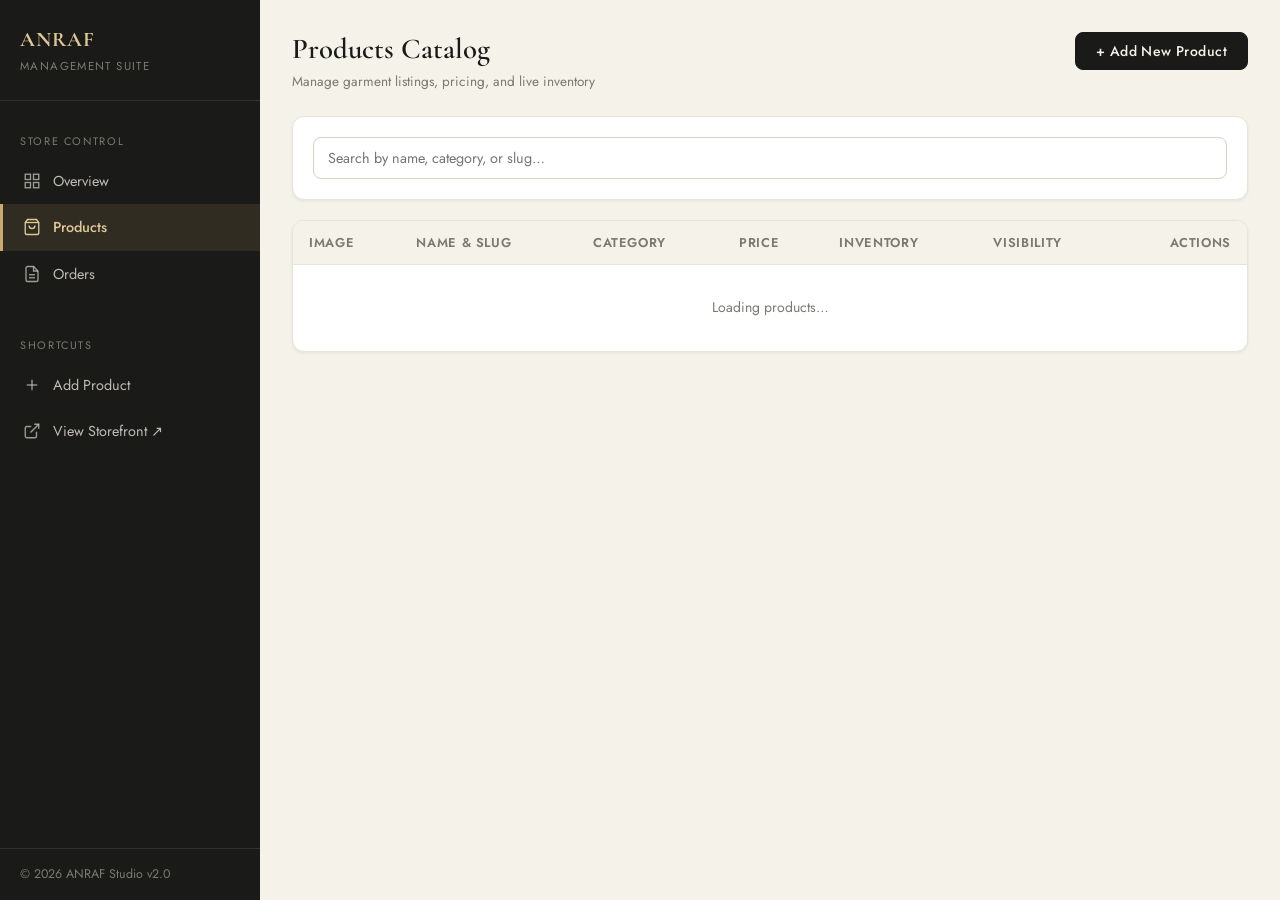
<file: products.html>
<!DOCTYPE html>
<html lang="en">
<head>
  <meta charset="UTF-8">
  <meta name="viewport" content="width=device-width, initial-scale=1.0">
  <title>Manage Products — ANRAF Admin</title>
  <link rel="preconnect" href="https://fonts.googleapis.com">
  <link rel="preconnect" href="https://fonts.gstatic.com" crossorigin>
  <link href="https://fonts.googleapis.com/css2?family=Cormorant+Garamond:ital,wght@0,400;0,500;0,600;0,700;1,400;1,600&family=Jost:wght@300;400;500;600&display=swap" rel="stylesheet">
  <link rel="stylesheet" href="./css/admin.css">
  <style>
    .thumb-preview { width: 44px; height: 58px; object-fit: cover; background: #eee; border-radius: var(--radius-sm); border: 1px solid var(--color-border-light); }
    .badge { display: inline-block; padding: 4px 8px; border-radius: 12px; font-size: 0.72rem; font-weight: 600; text-transform: uppercase; letter-spacing: 0.05em; }
    .badge-in-stock { background: var(--color-success-bg); color: var(--color-success); }
    .badge-out-stock { background: var(--color-error-bg); color: var(--color-error); }
    .badge-active { background: var(--color-info-bg); color: var(--color-info); }
    .badge-draft { background: #f0ede6; color: var(--color-muted); }
  </style>
</head>
<body>
  <!-- Mobile Header -->
  <header class="admin-header">
    <button class="hamburger-btn" id="mobile-menu-btn" aria-label="Open Navigation">
      <svg width="24" height="24" viewBox="0 0 24 24" fill="none" stroke="currentColor" stroke-width="2"><line x1="3" y1="12" x2="21" y2="12"/><line x1="3" y1="6" x2="21" y2="6"/><line x1="3" y1="18" x2="21" y2="18"/></svg>
    </button>
    <span class="header-title">ANRAF PRODUCTS</span>
    <a href="../store.html" target="_blank" class="btn btn-sm btn-secondary" style="margin-left:auto;">Live Store ↗</a>
  </header>

  <div class="sidebar-overlay" id="sidebar-overlay"></div>

  <div class="admin-layout">
    <!-- Sidebar -->
    <aside class="admin-sidebar" id="admin-sidebar">
      <div class="sidebar-brand">
        <span class="sidebar-brand-name">ANRAF</span>
        <span class="sidebar-brand-sub">Management Suite</span>
      </div>

      <nav class="sidebar-nav">
        <span class="sidebar-nav-label">Store Control</span>
        <a href="./index.html" class="sidebar-link">
          <svg viewBox="0 0 24 24" fill="none" stroke="currentColor" stroke-width="1.8"><rect x="3" y="3" width="7" height="7"/><rect x="14" y="3" width="7" height="7"/><rect x="14" y="14" width="7" height="7"/><rect x="3" y="14" width="7" height="7"/></svg>
          Overview
        </a>
        <a href="./products.html" class="sidebar-link active">
          <svg viewBox="0 0 24 24" fill="none" stroke="currentColor" stroke-width="1.8"><path d="M6 2L3 6v14a2 2 0 0 0 2 2h14a2 2 0 0 0 2-2V6l-3-4z"/><line x1="3" y1="6" x2="21" y2="6"/><path d="M16 10a4 4 0 0 1-8 0"/></svg>
          Products
        </a>
        <a href="./orders.html" class="sidebar-link">
          <svg viewBox="0 0 24 24" fill="none" stroke="currentColor" stroke-width="1.8"><path d="M14 2H6a2 2 0 0 0-2 2v16a2 2 0 0 0 2 2h12a2 2 0 0 0 2-2V8z"/><polyline points="14 2 14 8 20 8"/><line x1="16" y1="13" x2="8" y2="13"/><line x1="16" y1="17" x2="8" y2="17"/></svg>
          Orders
        </a>

        <span class="sidebar-nav-label" style="margin-top:1.5rem;">Shortcuts</span>
        <a href="./product.html" class="sidebar-link">
          <svg viewBox="0 0 24 24" fill="none" stroke="currentColor" stroke-width="1.8"><line x1="12" y1="5" x2="12" y2="19"/><line x1="5" y1="12" x2="19" y2="12"/></svg>
          Add Product
        </a>
        <a href="../store.html" target="_blank" class="sidebar-link">
          <svg viewBox="0 0 24 24" fill="none" stroke="currentColor" stroke-width="1.8"><path d="M18 13v6a2 2 0 0 1-2 2H5a2 2 0 0 1-2-2V8a2 2 0 0 1 2-2h6"/><polyline points="15 3 21 3 21 9"/><line x1="10" y1="14" x2="21" y2="3"/></svg>
          View Storefront ↗
        </a>
      </nav>

      <div class="sidebar-footer">
        © 2026 ANRAF Studio v2.0
      </div>
    </aside>

    <!-- Main Content -->
    <main class="admin-main">
      <div class="page-header">
        <div>
          <h1 class="page-title">Products Catalog</h1>
          <p class="page-subtitle">Manage garment listings, pricing, and live inventory</p>
        </div>
        <div class="page-actions">
          <a href="./product.html" class="btn btn-primary">+ Add New Product</a>
        </div>
      </div>

      <div id="status-banner"></div>

      <div class="card" style="margin-bottom:var(--space-5);">
        <div style="display:flex;gap:var(--space-3);align-items:center;">
          <input type="search" id="search-input" placeholder="Search by name, category, or slug…" style="flex:1;padding:10px 14px;border:1px solid var(--color-border);border-radius:var(--radius);font-size:0.9rem;">
        </div>
      </div>

      <div class="card" style="padding:0;overflow:hidden;">
        <div class="table-wrap">
          <table style="width:100%;border-collapse:collapse;text-align:left;">
            <thead>
              <tr style="background:var(--color-cream);border-bottom:1px solid var(--color-border);">
                <th style="padding:12px 16px;font-size:0.8rem;letter-spacing:0.05em;color:var(--color-muted);">IMAGE</th>
                <th style="padding:12px 16px;font-size:0.8rem;letter-spacing:0.05em;color:var(--color-muted);">NAME & SLUG</th>
                <th style="padding:12px 16px;font-size:0.8rem;letter-spacing:0.05em;color:var(--color-muted);">CATEGORY</th>
                <th style="padding:12px 16px;font-size:0.8rem;letter-spacing:0.05em;color:var(--color-muted);">PRICE</th>
                <th style="padding:12px 16px;font-size:0.8rem;letter-spacing:0.05em;color:var(--color-muted);">INVENTORY</th>
                <th style="padding:12px 16px;font-size:0.8rem;letter-spacing:0.05em;color:var(--color-muted);">VISIBILITY</th>
                <th style="padding:12px 16px;font-size:0.8rem;letter-spacing:0.05em;color:var(--color-muted);text-align:right;">ACTIONS</th>
              </tr>
            </thead>
            <tbody id="products-tbody">
              <tr><td colspan="7" style="text-align:center;padding:32px;color:var(--color-muted);">Loading products…</td></tr>
            </tbody>
          </table>
        </div>
      </div>
    </main>
  </div>

  <script type="module">
    import { api, initStatusBanner, toast, confirm, formatPrice } from './js/api.js';

    initStatusBanner();

    // Mobile Sidebar toggle
    const menuBtn = document.getElementById('mobile-menu-btn');
    const sidebar = document.getElementById('admin-sidebar');
    const overlay = document.getElementById('sidebar-overlay');
    function toggleSidebar() {
      sidebar.classList.toggle('open');
      overlay.classList.toggle('visible');
    }
    if (menuBtn) menuBtn.addEventListener('click', toggleSidebar);
    if (overlay) overlay.addEventListener('click', toggleSidebar);

    let allProducts = [];

    async function loadProducts() {
      try {
        const res = await api.products.list();
        allProducts = res.products || [];
        render(allProducts);
      } catch (e) {
        toast(`Catalog notice: ${e.message}`, 'error');
        render([]);
      }
    }

    function render(products) {
      const tbody = document.getElementById('products-tbody');
      tbody.innerHTML = '';

      if (!products.length) {
        tbody.innerHTML = '<tr><td colspan="7" style="text-align:center;padding:32px;color:var(--color-muted);">No products found in catalog.</td></tr>';
        return;
      }

      for (const p of products) {
        const tr = document.createElement('tr');
        tr.style.borderBottom = '1px solid var(--color-border-light)';

        // Thumb
        const tdImg = document.createElement('td');
        tdImg.style.padding = '12px 16px';
        const img = document.createElement('img');
        img.className = 'thumb-preview';
        img.src = p.images?.[0]?.thumb || p.images?.[0]?.url || '/img/placeholder.svg';
        img.alt = p.name;
        tdImg.appendChild(img);
        tr.appendChild(tdImg);

        // Name
        const tdName = document.createElement('td');
        tdName.style.padding = '12px 16px';
        tdName.innerHTML = `<strong style="font-size:0.95rem;display:block;">${p.name}</strong><small style="color:var(--color-muted);">${p.slug}</small>`;
        tr.appendChild(tdName);

        // Category
        const tdCat = document.createElement('td');
        tdCat.style.padding = '12px 16px';
        tdCat.textContent = p.category || '—';
        tr.appendChild(tdCat);

        // Price
        const tdPrice = document.createElement('td');
        tdPrice.style.padding = '12px 16px';
        tdPrice.style.fontWeight = '500';
        tdPrice.textContent = formatPrice(p.price);
        tr.appendChild(tdPrice);

        // Stock
        const tdStock = document.createElement('td');
        tdStock.style.padding = '12px 16px';
        const spanStock = document.createElement('span');
        spanStock.className = `badge ${p.in_stock ? 'badge-in-stock' : 'badge-out-stock'}`;
        spanStock.textContent = p.in_stock ? (p.track_stock ? `${p.stock} units` : 'In Stock') : 'Sold Out';
        tdStock.appendChild(spanStock);
        tr.appendChild(tdStock);

        // Visibility
        const tdStatus = document.createElement('td');
        tdStatus.style.padding = '12px 16px';
        const spanStatus = document.createElement('span');
        spanStatus.className = `badge ${p.is_active ? 'badge-active' : 'badge-draft'}`;
        spanStatus.textContent = p.is_active ? 'Active' : 'Draft';
        tdStatus.appendChild(spanStatus);
        tr.appendChild(tdStatus);

        // Actions
        const tdActions = document.createElement('td');
        tdActions.style.padding = '12px 16px';
        tdActions.style.textAlign = 'right';
        
        const editLink = document.createElement('a');
        editLink.href = `./product.html?id=${p.id}`;
        editLink.className = 'btn btn-sm btn-secondary';
        editLink.textContent = 'Edit';
        editLink.style.marginRight = '8px';
        tdActions.appendChild(editLink);

        const deleteBtn = document.createElement('button');
        deleteBtn.type = 'button';
        deleteBtn.className = 'btn btn-sm btn-danger';
        deleteBtn.textContent = 'Delete';
        deleteBtn.addEventListener('click', async () => {
          const ok = await confirm(`Permanently delete "${p.name}"?`);
          if (!ok) return;

          try {
            await api.products.delete(p.id);
            toast('Product deleted', 'success');
            loadProducts();
          } catch (err) {
            toast(`Delete failed: ${err.message}`, 'error');
          }
        });
        tdActions.appendChild(deleteBtn);
        tr.appendChild(tdActions);

        tbody.appendChild(tr);
      }
    }

    document.getElementById('search-input').addEventListener('input', (e) => {
      const q = e.target.value.toLowerCase().trim();
      if (!q) return render(allProducts);
      const filtered = allProducts.filter(p =>
        p.name.toLowerCase().includes(q) ||
        (p.category || '').toLowerCase().includes(q) ||
        p.slug.toLowerCase().includes(q)
      );
      render(filtered);
    });

    loadProducts();
  </script>
</body>
</html>
</file>
<file: css/admin.css>
/* ==========================================================================
   ANRAF Studio — Admin Dashboard CSS
   Stack: Cloudflare Pages + Supabase | Vanilla HTML/CSS/JS
   Fonts: Cormorant Garamond (headings), Jost (body/UI)
   ========================================================================== */

/* --------------------------------------------------------------------------
   0. GOOGLE FONTS IMPORT
   -------------------------------------------------------------------------- */
@import url('https://fonts.googleapis.com/css2?family=Cormorant+Garamond:ital,wght@0,400;0,500;0,600;0,700;1,400;1,600&family=Jost:wght@300;400;500;600&display=swap');

/* --------------------------------------------------------------------------
   1. DESIGN TOKENS
   -------------------------------------------------------------------------- */
:root {
  /* Colour palette — mirrors store.css */
  --color-near-black:   #1a1a18;
  --color-dark:         #2a2a27;
  --color-mid:          #4a4a46;
  --color-muted:        #7a7a74;
  --color-border:       #d6d2c4;
  --color-border-light: #e8e4d8;
  --color-cream:        #f5f2ea;
  --color-cream-dark:   #ede9df;
  --color-white:        #ffffff;
  --color-gold:         #c9a96e;
  --color-gold-dark:    #b08d52;
  --color-gold-light:   #dfc898;

  /* Status / semantic colours */
  --color-success:      #2e7d4f;
  --color-success-bg:   #e8f5ee;
  --color-warning:      #a05c00;
  --color-warning-bg:   #fff3cd;
  --color-error:        #b91c1c;
  --color-error-bg:     #fee2e2;
  --color-info:         #1e4e8c;
  --color-info-bg:      #e0eafb;

  /* Order status colours */
  --status-pending:     #1d4ed8;
  --status-pending-bg:  #dbeafe;
  --status-confirmed:   #15803d;
  --status-confirmed-bg:#dcfce7;
  --status-shipped:     #0e7490;
  --status-shipped-bg:  #cffafe;
  --status-delivered:   #4b5563;
  --status-delivered-bg:#f3f4f6;
  --status-cancelled:   #b91c1c;
  --status-cancelled-bg:#fee2e2;

  /* Layout */
  --sidebar-width:      260px;
  --header-height:      56px;
  --content-max:        1200px;

  /* Typography */
  --font-heading: 'Cormorant Garamond', Georgia, serif;
  --font-body:    'Jost', system-ui, sans-serif;

  /* Spacing */
  --space-1: 4px;
  --space-2: 8px;
  --space-3: 12px;
  --space-4: 16px;
  --space-5: 20px;
  --space-6: 24px;
  --space-8: 32px;
  --space-10: 40px;
  --space-12: 48px;

  /* Radii */
  --radius-sm: 4px;
  --radius:    8px;
  --radius-lg: 12px;
  --radius-xl: 16px;

  /* Shadows */
  --shadow-sm:  0 1px 3px rgba(26,26,24,.08);
  --shadow:     0 2px 8px rgba(26,26,24,.12);
  --shadow-md:  0 4px 16px rgba(26,26,24,.14);
  --shadow-lg:  0 8px 32px rgba(26,26,24,.18);

  /* Transitions */
  --transition: 0.2s ease;
  --transition-slow: 0.35s ease;
}

/* --------------------------------------------------------------------------
   2. RESET & BASE
   -------------------------------------------------------------------------- */
*, *::before, *::after { box-sizing: border-box; margin: 0; padding: 0; }

html {
  font-size: 16px;
  -webkit-text-size-adjust: 100%;
  scroll-behavior: smooth;
}

body {
  font-family: var(--font-body);
  font-weight: 400;
  color: var(--color-near-black);
  background: var(--color-cream);
  line-height: 1.55;
  min-height: 100vh;
}

h1, h2, h3, h4, h5, h6 {
  font-family: var(--font-heading);
  font-weight: 600;
  line-height: 1.2;
}

a { color: var(--color-gold-dark); text-decoration: none; }
a:hover { text-decoration: underline; }

img { display: block; max-width: 100%; height: auto; }

ul, ol { list-style: none; }

button { cursor: pointer; font-family: inherit; }

input, select, textarea, button { font-family: var(--font-body); }

/* --------------------------------------------------------------------------
   3. FOCUS VISIBLE — ACCESSIBILITY
   -------------------------------------------------------------------------- */
:focus-visible {
  outline: 2.5px solid var(--color-gold);
  outline-offset: 2px;
  border-radius: var(--radius-sm);
}

/* Remove default focus for mouse users */
:focus:not(:focus-visible) { outline: none; }

/* --------------------------------------------------------------------------
   4. LAYOUT — SIDEBAR + MAIN CONTENT
   -------------------------------------------------------------------------- */
.admin-layout {
  display: flex;
  min-height: 100vh;
}

/* ---- Sidebar ---- */
.admin-sidebar {
  width: var(--sidebar-width);
  background: var(--color-near-black);
  color: var(--color-cream);
  display: flex;
  flex-direction: column;
  flex-shrink: 0;
  position: fixed;
  top: 0;
  left: 0;
  height: 100vh;
  z-index: 200;
  transform: translateX(-100%);
  transition: transform var(--transition-slow);
  overflow-y: auto;
  overflow-x: hidden;
}

.admin-sidebar.open { transform: translateX(0); }

/* Sidebar overlay (mobile) */
.sidebar-overlay {
  display: none;
  position: fixed;
  inset: 0;
  background: rgba(0,0,0,.5);
  z-index: 190;
}
.sidebar-overlay.visible { display: block; }

.sidebar-brand {
  padding: var(--space-6) var(--space-5);
  border-bottom: 1px solid rgba(255,255,255,.1);
  flex-shrink: 0;
}

.sidebar-brand-name {
  font-family: var(--font-heading);
  font-size: 1.3rem;
  font-weight: 700;
  letter-spacing: .04em;
  color: var(--color-gold-light);
  display: block;
}

.sidebar-brand-sub {
  font-size: .72rem;
  color: var(--color-muted);
  letter-spacing: .12em;
  text-transform: uppercase;
  margin-top: 2px;
  display: block;
}

.sidebar-nav {
  padding: var(--space-4) 0;
  flex: 1;
}

.sidebar-nav-label {
  font-size: .68rem;
  letter-spacing: .15em;
  text-transform: uppercase;
  color: var(--color-muted);
  padding: var(--space-4) var(--space-5) var(--space-2);
  display: block;
}

.sidebar-link {
  display: flex;
  align-items: center;
  gap: var(--space-3);
  padding: var(--space-3) var(--space-5);
  color: rgba(245,242,234,.75);
  font-size: .9rem;
  font-weight: 400;
  transition: background var(--transition), color var(--transition);
  border-left: 3px solid transparent;
  text-decoration: none;
}

.sidebar-link:hover {
  background: rgba(255,255,255,.07);
  color: var(--color-cream);
  text-decoration: none;
}

.sidebar-link.active {
  background: rgba(201,169,110,.12);
  color: var(--color-gold-light);
  border-left-color: var(--color-gold);
  font-weight: 500;
}

.sidebar-link svg {
  width: 18px;
  height: 18px;
  flex-shrink: 0;
  opacity: .8;
}

.sidebar-link.active svg { opacity: 1; }

.sidebar-footer {
  padding: var(--space-4) var(--space-5);
  border-top: 1px solid rgba(255,255,255,.1);
  font-size: .78rem;
  color: var(--color-muted);
}

/* ---- Mobile header / hamburger ---- */
.admin-header {
  position: fixed;
  top: 0;
  left: 0;
  right: 0;
  height: var(--header-height);
  background: var(--color-near-black);
  display: flex;
  align-items: center;
  padding: 0 var(--space-4);
  gap: var(--space-3);
  z-index: 150;
  border-bottom: 1px solid rgba(255,255,255,.1);
}

.hamburger-btn {
  background: none;
  border: none;
  padding: var(--space-2);
  color: var(--color-cream);
  display: flex;
  align-items: center;
  justify-content: center;
  border-radius: var(--radius-sm);
  transition: background var(--transition);
}
.hamburger-btn:hover { background: rgba(255,255,255,.1); }

.header-title {
  font-family: var(--font-heading);
  font-size: 1.1rem;
  color: var(--color-gold-light);
  font-weight: 600;
  flex: 1;
}

/* ---- Main content ---- */
.admin-main {
  flex: 1;
  min-width: 0;
  padding: calc(var(--header-height) + var(--space-5)) var(--space-4) var(--space-8);
  max-width: var(--content-max);
  width: 100%;
  margin: 0 auto;
}

/* Desktop: sidebar always visible */
@media (min-width: 1024px) {
  .admin-header { display: none; }
  .admin-sidebar {
    transform: translateX(0);
    position: fixed;
  }
  .admin-main {
    margin-left: var(--sidebar-width);
    padding-top: var(--space-8);
    padding-left: var(--space-8);
    padding-right: var(--space-8);
    max-width: calc(var(--content-max) + var(--sidebar-width));
  }
  .sidebar-overlay { display: none !important; }
}

/* --------------------------------------------------------------------------
   5. PAGE HEADER
   -------------------------------------------------------------------------- */
.page-header {
  display: flex;
  align-items: flex-start;
  justify-content: space-between;
  gap: var(--space-4);
  margin-bottom: var(--space-6);
  flex-wrap: wrap;
}

.page-title {
  font-family: var(--font-heading);
  font-size: 1.8rem;
  font-weight: 600;
  color: var(--color-near-black);
}

.page-subtitle {
  font-size: .85rem;
  color: var(--color-muted);
  margin-top: var(--space-1);
}

.page-actions {
  display: flex;
  gap: var(--space-3);
  align-items: center;
  flex-wrap: wrap;
}

/* --------------------------------------------------------------------------
   6. BUTTONS
   -------------------------------------------------------------------------- */
.btn {
  display: inline-flex;
  align-items: center;
  justify-content: center;
  gap: var(--space-2);
  padding: var(--space-2) var(--space-5);
  font-family: var(--font-body);
  font-size: .875rem;
  font-weight: 500;
  letter-spacing: .03em;
  border-radius: var(--radius);
  border: 1.5px solid transparent;
  transition: background var(--transition), border-color var(--transition),
              color var(--transition), box-shadow var(--transition),
              opacity var(--transition);
  cursor: pointer;
  white-space: nowrap;
  text-decoration: none;
  line-height: 1;
  min-height: 38px;
}

.btn:disabled {
  opacity: .5;
  cursor: not-allowed;
  pointer-events: none;
}

.btn svg {
  width: 16px;
  height: 16px;
  flex-shrink: 0;
}

/* Primary (dark) */
.btn-primary {
  background: var(--color-near-black);
  border-color: var(--color-near-black);
  color: var(--color-cream);
}
.btn-primary:hover {
  background: var(--color-dark);
  box-shadow: var(--shadow-sm);
}

/* Secondary (outline) */
.btn-secondary {
  background: transparent;
  border-color: var(--color-border);
  color: var(--color-near-black);
}
.btn-secondary:hover {
  background: var(--color-cream-dark);
  border-color: var(--color-mid);
}

/* Danger (red) */
.btn-danger {
  background: var(--color-error);
  border-color: var(--color-error);
  color: var(--color-white);
}
.btn-danger:hover {
  background: #991b1b;
  border-color: #991b1b;
}

/* Gold accent */
.btn-gold {
  background: var(--color-gold);
  border-color: var(--color-gold);
  color: var(--color-near-black);
  font-weight: 600;
}
.btn-gold:hover {
  background: var(--color-gold-dark);
  border-color: var(--color-gold-dark);
}

/* WhatsApp */
.btn-whatsapp {
  background: #25d366;
  border-color: #25d366;
  color: #fff;
}
.btn-whatsapp:hover { background: #1da851; border-color: #1da851; }

/* Small variant */
.btn-sm {
  padding: var(--space-1) var(--space-3);
  font-size: .8rem;
  min-height: 30px;
}

/* Icon-only */
.btn-icon {
  padding: var(--space-2);
  min-height: 36px;
  min-width: 36px;
  border-radius: var(--radius);
}

/* --------------------------------------------------------------------------
   7. STATUS BANNERS
   -------------------------------------------------------------------------- */
.status-banner {
  display: flex;
  align-items: center;
  gap: var(--space-3);
  padding: var(--space-3) var(--space-5);
  border-radius: var(--radius);
  margin-bottom: var(--space-5);
  font-size: .875rem;
  font-weight: 500;
  border: 1px solid;
  line-height: 1.4;
}

.status-banner svg {
  width: 18px;
  height: 18px;
  flex-shrink: 0;
}

.banner-normal {
  background: var(--color-success-bg);
  border-color: #86efac;
  color: var(--color-success);
}

.banner-emergency {
  background: var(--color-warning-bg);
  border-color: #fbbf24;
  color: var(--color-warning);
}

.banner-error {
  background: var(--color-error-bg);
  border-color: #fca5a5;
  color: var(--color-error);
}

.banner-info {
  background: var(--color-info-bg);
  border-color: #93c5fd;
  color: var(--color-info);
}

.status-banner.hidden { display: none; }

/* --------------------------------------------------------------------------
   8. CARDS / STAT WIDGETS
   -------------------------------------------------------------------------- */
.card {
  background: var(--color-white);
  border: 1px solid var(--color-border-light);
  border-radius: var(--radius-lg);
  padding: var(--space-5);
  box-shadow: var(--shadow-sm);
}

.card-title {
  font-size: .75rem;
  font-weight: 500;
  letter-spacing: .1em;
  text-transform: uppercase;
  color: var(--color-muted);
  margin-bottom: var(--space-2);
}

.card-value {
  font-family: var(--font-heading);
  font-size: 2rem;
  font-weight: 700;
  color: var(--color-near-black);
  line-height: 1;
}

.card-sub {
  font-size: .78rem;
  color: var(--color-muted);
  margin-top: var(--space-2);
}

/* Stats grid */
.stats-grid {
  display: grid;
  grid-template-columns: repeat(2, 1fr);
  gap: var(--space-4);
  margin-bottom: var(--space-6);
}

@media (min-width: 640px) {
  .stats-grid { grid-template-columns: repeat(4, 1fr); }
}

/* Nav cards */
.nav-cards {
  display: grid;
  grid-template-columns: repeat(auto-fit, minmax(200px, 1fr));
  gap: var(--space-4);
  margin-top: var(--space-6);
}

.nav-card {
  display: flex;
  flex-direction: column;
  align-items: flex-start;
  gap: var(--space-3);
  background: var(--color-white);
  border: 1px solid var(--color-border-light);
  border-radius: var(--radius-lg);
  padding: var(--space-5);
  text-decoration: none;
  color: var(--color-near-black);
  transition: box-shadow var(--transition), border-color var(--transition),
              transform var(--transition);
  cursor: pointer;
}

.nav-card:hover {
  box-shadow: var(--shadow-md);
  border-color: var(--color-gold);
  transform: translateY(-2px);
  text-decoration: none;
}

.nav-card-icon {
  width: 44px;
  height: 44px;
  background: var(--color-cream);
  border-radius: var(--radius);
  display: flex;
  align-items: center;
  justify-content: center;
  color: var(--color-gold-dark);
}

.nav-card-icon svg { width: 22px; height: 22px; }

.nav-card-title {
  font-family: var(--font-heading);
  font-size: 1.1rem;
  font-weight: 600;
}

.nav-card-desc {
  font-size: .8rem;
  color: var(--color-muted);
}

/* --------------------------------------------------------------------------
   9. TABLES
   -------------------------------------------------------------------------- */
.table-wrapper {
  overflow-x: auto;
  -webkit-overflow-scrolling: touch;
  border: 1px solid var(--color-border-light);
  border-radius: var(--radius-lg);
  background: var(--color-white);
  box-shadow: var(--shadow-sm);
}

table {
  width: 100%;
  border-collapse: collapse;
  font-size: .875rem;
}

thead th {
  background: var(--color-cream);
  padding: var(--space-3) var(--space-4);
  text-align: left;
  font-size: .72rem;
  font-weight: 600;
  letter-spacing: .1em;
  text-transform: uppercase;
  color: var(--color-mid);
  border-bottom: 1px solid var(--color-border-light);
  white-space: nowrap;
  user-select: none;
}

thead th.sortable {
  cursor: pointer;
}

thead th.sortable:hover { color: var(--color-near-black); }

thead th.sort-asc::after  { content: ' ↑'; color: var(--color-gold); }
thead th.sort-desc::after { content: ' ↓'; color: var(--color-gold); }

tbody tr {
  border-bottom: 1px solid var(--color-border-light);
  transition: background var(--transition);
}

tbody tr:last-child { border-bottom: none; }
tbody tr:hover { background: var(--color-cream); }

tbody td {
  padding: var(--space-3) var(--space-4);
  color: var(--color-near-black);
  vertical-align: middle;
}

tbody tr.clickable-row { cursor: pointer; }

/* Thumbnail in table */
.table-thumb {
  width: 44px;
  height: 44px;
  object-fit: cover;
  border-radius: var(--radius-sm);
  border: 1px solid var(--color-border-light);
  background: var(--color-cream);
}

.table-thumb-placeholder {
  width: 44px;
  height: 44px;
  border-radius: var(--radius-sm);
  border: 1px solid var(--color-border-light);
  background: var(--color-cream-dark);
  display: flex;
  align-items: center;
  justify-content: center;
  color: var(--color-muted);
  font-size: .6rem;
  letter-spacing: .05em;
  text-transform: uppercase;
}

/* --------------------------------------------------------------------------
   10. STATUS BADGE PILLS
   -------------------------------------------------------------------------- */
.badge {
  display: inline-flex;
  align-items: center;
  padding: 3px 10px;
  border-radius: 99px;
  font-size: .72rem;
  font-weight: 600;
  letter-spacing: .06em;
  text-transform: uppercase;
  white-space: nowrap;
}

.badge-pending   { background: var(--status-pending-bg);   color: var(--status-pending);   }
.badge-confirmed { background: var(--status-confirmed-bg); color: var(--status-confirmed); }
.badge-shipped   { background: var(--status-shipped-bg);   color: var(--status-shipped);   }
.badge-delivered { background: var(--status-delivered-bg); color: var(--status-delivered); }
.badge-cancelled { background: var(--status-cancelled-bg); color: var(--status-cancelled); }

.badge-success { background: var(--color-success-bg); color: var(--color-success); }
.badge-warning { background: var(--color-warning-bg); color: var(--color-warning); }
.badge-error   { background: var(--color-error-bg);   color: var(--color-error);   }
.badge-info    { background: var(--color-info-bg);    color: var(--color-info);    }

/* --------------------------------------------------------------------------
   11. FORMS
   -------------------------------------------------------------------------- */
.form-section {
  background: var(--color-white);
  border: 1px solid var(--color-border-light);
  border-radius: var(--radius-lg);
  padding: var(--space-5);
  margin-bottom: var(--space-5);
  box-shadow: var(--shadow-sm);
}

.form-section-title {
  font-family: var(--font-heading);
  font-size: 1.1rem;
  font-weight: 600;
  margin-bottom: var(--space-5);
  padding-bottom: var(--space-3);
  border-bottom: 1px solid var(--color-border-light);
  color: var(--color-near-black);
}

.form-row {
  display: grid;
  grid-template-columns: 1fr;
  gap: var(--space-4);
  margin-bottom: var(--space-4);
}

@media (min-width: 640px) {
  .form-row.cols-2 { grid-template-columns: 1fr 1fr; }
  .form-row.cols-3 { grid-template-columns: 1fr 1fr 1fr; }
}

.form-group {
  display: flex;
  flex-direction: column;
  gap: var(--space-1);
}

.form-label {
  font-size: .8rem;
  font-weight: 500;
  color: var(--color-mid);
  letter-spacing: .04em;
}

.form-label .required {
  color: var(--color-error);
  margin-left: 2px;
}

.form-input,
.form-select,
.form-textarea {
  width: 100%;
  padding: var(--space-2) var(--space-3);
  border: 1.5px solid var(--color-border);
  border-radius: var(--radius);
  background: var(--color-white);
  color: var(--color-near-black);
  font-size: .9rem;
  transition: border-color var(--transition), box-shadow var(--transition);
  appearance: none;
  -webkit-appearance: none;
}

.form-input:focus,
.form-select:focus,
.form-textarea:focus {
  outline: none;
  border-color: var(--color-gold);
  box-shadow: 0 0 0 3px rgba(201,169,110,.18);
}

.form-input.error,
.form-select.error,
.form-textarea.error {
  border-color: var(--color-error);
  box-shadow: 0 0 0 3px rgba(185,28,28,.1);
}

.form-input.valid {
  border-color: var(--color-success);
}

.form-textarea {
  min-height: 120px;
  resize: vertical;
}

.form-select {
  background-image: url("data:image/svg+xml,%3Csvg xmlns='http://www.w3.org/2000/svg' width='12' height='12' viewBox='0 0 12 12'%3E%3Cpath d='M6 8L1 3h10z' fill='%234a4a46'/%3E%3C/svg%3E");
  background-repeat: no-repeat;
  background-position: right 12px center;
  padding-right: 36px;
}

.form-hint {
  font-size: .75rem;
  color: var(--color-muted);
}

.form-error {
  font-size: .75rem;
  color: var(--color-error);
  display: flex;
  align-items: center;
  gap: 4px;
}

.form-error::before {
  content: '!';
  display: inline-flex;
  align-items: center;
  justify-content: center;
  width: 14px;
  height: 14px;
  border-radius: 50%;
  background: var(--color-error);
  color: #fff;
  font-size: .65rem;
  font-weight: 700;
  flex-shrink: 0;
}

.char-count {
  font-size: .72rem;
  color: var(--color-muted);
  text-align: right;
}

.char-count.near-limit { color: var(--color-warning); }
.char-count.over-limit { color: var(--color-error); font-weight: 600; }

/* Slug validity indicator */
.slug-indicator {
  display: inline-flex;
  align-items: center;
  gap: 4px;
  font-size: .75rem;
}

.slug-indicator.valid   { color: var(--color-success); }
.slug-indicator.invalid { color: var(--color-error); }
.slug-indicator.checking { color: var(--color-muted); }

/* --------------------------------------------------------------------------
   12. TOGGLE SWITCH
   -------------------------------------------------------------------------- */
.toggle-group {
  display: flex;
  align-items: center;
  gap: var(--space-3);
}

.toggle-label {
  font-size: .875rem;
  color: var(--color-near-black);
  cursor: pointer;
  user-select: none;
}

.toggle {
  position: relative;
  display: inline-block;
  width: 44px;
  height: 24px;
  flex-shrink: 0;
}

.toggle input {
  opacity: 0;
  width: 0;
  height: 0;
  position: absolute;
}

.toggle-track {
  position: absolute;
  inset: 0;
  background: var(--color-border);
  border-radius: 99px;
  transition: background var(--transition);
  cursor: pointer;
}

.toggle-track::after {
  content: '';
  position: absolute;
  width: 18px;
  height: 18px;
  border-radius: 50%;
  background: var(--color-white);
  top: 3px;
  left: 3px;
  transition: transform var(--transition);
  box-shadow: 0 1px 3px rgba(0,0,0,.2);
}

.toggle input:checked + .toggle-track { background: var(--color-success); }
.toggle input:checked + .toggle-track::after { transform: translateX(20px); }

.toggle input:focus-visible + .toggle-track {
  outline: 2.5px solid var(--color-gold);
  outline-offset: 2px;
}

/* --------------------------------------------------------------------------
   13. IMAGE UPLOAD ZONE
   -------------------------------------------------------------------------- */
.upload-zone {
  border: 2px dashed var(--color-border);
  border-radius: var(--radius-lg);
  padding: var(--space-8) var(--space-5);
  text-align: center;
  cursor: pointer;
  transition: border-color var(--transition), background var(--transition);
  background: var(--color-cream);
  position: relative;
}

.upload-zone:hover,
.upload-zone.drag-over {
  border-color: var(--color-gold);
  background: rgba(201,169,110,.07);
}

.upload-zone-icon {
  color: var(--color-muted);
  margin: 0 auto var(--space-3);
}

.upload-zone-text {
  font-size: .9rem;
  color: var(--color-mid);
  font-weight: 500;
}

.upload-zone-sub {
  font-size: .75rem;
  color: var(--color-muted);
  margin-top: var(--space-2);
}

.upload-zone input[type="file"] {
  position: absolute;
  inset: 0;
  opacity: 0;
  cursor: pointer;
  width: 100%;
  height: 100%;
}

/* Upload progress */
.upload-item {
  display: flex;
  align-items: center;
  gap: var(--space-3);
  padding: var(--space-2) 0;
  border-bottom: 1px solid var(--color-border-light);
}

.upload-item:last-child { border-bottom: none; }

.upload-item-name {
  flex: 1;
  font-size: .8rem;
  color: var(--color-mid);
  overflow: hidden;
  text-overflow: ellipsis;
  white-space: nowrap;
}

.upload-progress-bar {
  flex: 1;
  height: 4px;
  background: var(--color-border-light);
  border-radius: 99px;
  overflow: hidden;
}

.upload-progress-fill {
  height: 100%;
  background: var(--color-gold);
  border-radius: 99px;
  transition: width var(--transition);
}

.upload-status {
  font-size: .75rem;
  font-weight: 500;
  white-space: nowrap;
}

.upload-status.done    { color: var(--color-success); }
.upload-status.error   { color: var(--color-error); }
.upload-status.pending { color: var(--color-muted); }

/* --------------------------------------------------------------------------
   14. IMAGE GRID (product editor)
   -------------------------------------------------------------------------- */
.image-grid {
  display: grid;
  grid-template-columns: repeat(auto-fill, minmax(100px, 1fr));
  gap: var(--space-3);
  margin-top: var(--space-4);
}

.image-grid-item {
  position: relative;
  aspect-ratio: 1 / 1;
  border-radius: var(--radius);
  overflow: hidden;
  border: 2px solid var(--color-border-light);
  background: var(--color-cream-dark);
  cursor: grab;
  transition: border-color var(--transition), box-shadow var(--transition);
}

.image-grid-item:hover { border-color: var(--color-gold); box-shadow: var(--shadow); }

.image-grid-item.dragging {
  opacity: .5;
  cursor: grabbing;
}

.image-grid-item.drag-target {
  border-color: var(--color-gold);
  box-shadow: 0 0 0 3px rgba(201,169,110,.3);
}

.image-grid-item.primary-image {
  border-color: var(--color-gold);
}

.image-grid-thumb {
  width: 100%;
  height: 100%;
  object-fit: cover;
}

.image-grid-primary-badge {
  position: absolute;
  bottom: 0;
  left: 0;
  right: 0;
  background: rgba(201,169,110,.9);
  color: var(--color-near-black);
  font-size: .6rem;
  font-weight: 700;
  text-align: center;
  padding: 2px 0;
  letter-spacing: .1em;
  text-transform: uppercase;
}

.image-grid-delete {
  position: absolute;
  top: 4px;
  right: 4px;
  width: 22px;
  height: 22px;
  border-radius: 50%;
  background: rgba(26,26,24,.7);
  color: #fff;
  border: none;
  display: flex;
  align-items: center;
  justify-content: center;
  font-size: 12px;
  line-height: 1;
  cursor: pointer;
  opacity: 0;
  transition: opacity var(--transition), background var(--transition);
  padding: 0;
}

.image-grid-item:hover .image-grid-delete { opacity: 1; }
.image-grid-delete:hover { background: var(--color-error); }

.drag-hint {
  font-size: .72rem;
  color: var(--color-muted);
  text-align: center;
  margin-top: var(--space-2);
}

/* --------------------------------------------------------------------------
   15. SEARCH & FILTER BAR
   -------------------------------------------------------------------------- */
.toolbar {
  display: flex;
  gap: var(--space-3);
  margin-bottom: var(--space-5);
  flex-wrap: wrap;
  align-items: center;
}

.search-wrapper {
  position: relative;
  flex: 1;
  min-width: 200px;
}

.search-icon {
  position: absolute;
  left: 10px;
  top: 50%;
  transform: translateY(-50%);
  color: var(--color-muted);
  pointer-events: none;
}

.search-input {
  width: 100%;
  padding: var(--space-2) var(--space-3) var(--space-2) 36px;
  border: 1.5px solid var(--color-border);
  border-radius: var(--radius);
  background: var(--color-white);
  font-size: .9rem;
  transition: border-color var(--transition), box-shadow var(--transition);
}

.search-input:focus {
  outline: none;
  border-color: var(--color-gold);
  box-shadow: 0 0 0 3px rgba(201,169,110,.18);
}

/* Filter tabs */
.filter-tabs {
  display: flex;
  gap: var(--space-1);
  background: var(--color-cream-dark);
  border-radius: var(--radius);
  padding: 3px;
  flex-wrap: wrap;
}

.filter-tab {
  padding: 5px var(--space-3);
  border-radius: calc(var(--radius) - 2px);
  font-size: .8rem;
  font-weight: 500;
  border: none;
  background: transparent;
  color: var(--color-mid);
  cursor: pointer;
  transition: background var(--transition), color var(--transition);
  white-space: nowrap;
}

.filter-tab:hover { background: var(--color-cream); color: var(--color-near-black); }

.filter-tab.active {
  background: var(--color-white);
  color: var(--color-near-black);
  box-shadow: var(--shadow-sm);
}

/* --------------------------------------------------------------------------
   16. PAGINATION
   -------------------------------------------------------------------------- */
.pagination {
  display: flex;
  align-items: center;
  justify-content: space-between;
  padding: var(--space-4) 0;
  flex-wrap: wrap;
  gap: var(--space-3);
}

.pagination-info {
  font-size: .8rem;
  color: var(--color-muted);
}

.pagination-controls {
  display: flex;
  align-items: center;
  gap: var(--space-2);
}

.page-btn {
  display: inline-flex;
  align-items: center;
  justify-content: center;
  min-width: 34px;
  height: 34px;
  padding: 0 var(--space-2);
  border: 1.5px solid var(--color-border);
  border-radius: var(--radius-sm);
  background: var(--color-white);
  color: var(--color-near-black);
  font-size: .85rem;
  cursor: pointer;
  transition: background var(--transition), border-color var(--transition);
}

.page-btn:hover:not(:disabled) {
  background: var(--color-cream);
  border-color: var(--color-gold);
}

.page-btn.active {
  background: var(--color-near-black);
  border-color: var(--color-near-black);
  color: var(--color-cream);
  font-weight: 600;
}

.page-btn:disabled {
  opacity: .4;
  cursor: not-allowed;
}

/* --------------------------------------------------------------------------
   17. TABS
   -------------------------------------------------------------------------- */
.tabs {
  border-bottom: 2px solid var(--color-border-light);
  display: flex;
  gap: 0;
  margin-bottom: var(--space-5);
  overflow-x: auto;
  -webkit-overflow-scrolling: touch;
}

.tab-btn {
  padding: var(--space-3) var(--space-5);
  border: none;
  border-bottom: 2px solid transparent;
  margin-bottom: -2px;
  background: transparent;
  color: var(--color-muted);
  font-size: .875rem;
  font-weight: 500;
  cursor: pointer;
  white-space: nowrap;
  transition: color var(--transition), border-color var(--transition);
}

.tab-btn:hover { color: var(--color-near-black); }

.tab-btn.active {
  color: var(--color-near-black);
  border-bottom-color: var(--color-gold);
  font-weight: 600;
}

.tab-panel { display: none; }
.tab-panel.active { display: block; }

/* --------------------------------------------------------------------------
   18. MODAL / CONFIRM DIALOG
   -------------------------------------------------------------------------- */
.modal-overlay {
  position: fixed;
  inset: 0;
  background: rgba(26,26,24,.6);
  display: flex;
  align-items: center;
  justify-content: center;
  z-index: 1000;
  padding: var(--space-4);
  backdrop-filter: blur(2px);
}

.modal-dialog {
  background: var(--color-white);
  border-radius: var(--radius-xl);
  padding: var(--space-6);
  max-width: 420px;
  width: 100%;
  box-shadow: var(--shadow-lg);
  animation: modal-in .2s ease;
}

@keyframes modal-in {
  from { transform: translateY(12px); opacity: 0; }
  to   { transform: translateY(0);    opacity: 1; }
}

.modal-title {
  font-family: var(--font-heading);
  font-size: 1.3rem;
  font-weight: 600;
  margin-bottom: var(--space-3);
}

.modal-body {
  font-size: .9rem;
  color: var(--color-mid);
  line-height: 1.6;
  margin-bottom: var(--space-6);
}

.modal-buttons {
  display: flex;
  gap: var(--space-3);
  justify-content: flex-end;
}

/* --------------------------------------------------------------------------
   19. TOAST NOTIFICATION SYSTEM
   -------------------------------------------------------------------------- */
.toast-container {
  position: fixed;
  top: calc(var(--header-height) + var(--space-3));
  right: var(--space-4);
  z-index: 2000;
  display: flex;
  flex-direction: column;
  gap: var(--space-2);
  pointer-events: none;
  max-width: 340px;
  width: calc(100% - var(--space-8));
}

@media (min-width: 1024px) {
  .toast-container { top: var(--space-4); }
}

.toast {
  background: var(--color-near-black);
  color: var(--color-cream);
  padding: var(--space-3) var(--space-4);
  border-radius: var(--radius);
  font-size: .875rem;
  box-shadow: var(--shadow-md);
  pointer-events: auto;
  transform: translateX(calc(100% + var(--space-4)));
  opacity: 0;
  transition: transform var(--transition-slow), opacity var(--transition-slow);
  border-left: 4px solid var(--color-gold);
  word-break: break-word;
}

.toast.visible {
  transform: translateX(0);
  opacity: 1;
}

.toast-success { border-left-color: #4ade80; }
.toast-error   { border-left-color: #f87171; background: #7f1d1d; }
.toast-warning { border-left-color: #fbbf24; }
.toast-info    { border-left-color: #60a5fa; }

/* --------------------------------------------------------------------------
   20. SKELETON LOADING STATE
   -------------------------------------------------------------------------- */
@keyframes skeleton-shimmer {
  0%   { background-position: -200% 0; }
  100% { background-position:  200% 0; }
}

.skeleton {
  background: linear-gradient(
    90deg,
    var(--color-cream-dark) 25%,
    var(--color-border-light) 50%,
    var(--color-cream-dark) 75%
  );
  background-size: 200% 100%;
  animation: skeleton-shimmer 1.4s ease-in-out infinite;
  border-radius: var(--radius-sm);
}

.skeleton-text {
  height: 14px;
  border-radius: 99px;
  margin-bottom: var(--space-2);
}

.skeleton-text.wide { width: 80%; }
.skeleton-text.medium { width: 55%; }
.skeleton-text.short { width: 35%; }

.skeleton-card {
  height: 90px;
  border-radius: var(--radius-lg);
}

.skeleton-row {
  height: 52px;
  border-radius: 0;
  margin-bottom: 1px;
}

/* --------------------------------------------------------------------------
   21. ORDER DETAIL — SPECIFIC STYLES
   -------------------------------------------------------------------------- */
.order-meta-grid {
  display: grid;
  grid-template-columns: 1fr;
  gap: var(--space-4);
}

@media (min-width: 640px) {
  .order-meta-grid { grid-template-columns: 1fr 1fr; }
}

.meta-group {
  display: flex;
  flex-direction: column;
  gap: var(--space-1);
}

.meta-label {
  font-size: .72rem;
  font-weight: 600;
  letter-spacing: .1em;
  text-transform: uppercase;
  color: var(--color-muted);
}

.meta-value {
  font-size: .95rem;
  color: var(--color-near-black);
}

.meta-value a {
  color: var(--color-gold-dark);
}

.order-actions {
  display: flex;
  gap: var(--space-3);
  flex-wrap: wrap;
  margin-top: var(--space-5);
  padding-top: var(--space-5);
  border-top: 1px solid var(--color-border-light);
}

.offline-note {
  display: inline-flex;
  align-items: center;
  gap: var(--space-2);
  font-size: .78rem;
  background: var(--color-warning-bg);
  color: var(--color-warning);
  padding: 4px var(--space-3);
  border-radius: 99px;
  font-weight: 500;
  border: 1px solid #fbbf24;
}

/* --------------------------------------------------------------------------
   22. LOW STOCK LIST
   -------------------------------------------------------------------------- */
.low-stock-list {
  display: flex;
  flex-direction: column;
  gap: var(--space-2);
  margin-top: var(--space-3);
}

.low-stock-item {
  display: flex;
  align-items: center;
  justify-content: space-between;
  padding: var(--space-2) var(--space-3);
  background: var(--color-cream);
  border-radius: var(--radius-sm);
  border: 1px solid var(--color-border-light);
  gap: var(--space-3);
}

.low-stock-name {
  font-size: .875rem;
  color: var(--color-near-black);
  font-weight: 500;
  flex: 1;
  overflow: hidden;
  text-overflow: ellipsis;
  white-space: nowrap;
}

.low-stock-qty {
  font-size: .8rem;
  font-weight: 700;
  color: var(--color-error);
  white-space: nowrap;
}

.low-stock-qty.out  { color: var(--color-error); }
.low-stock-qty.low  { color: var(--color-warning); }

/* --------------------------------------------------------------------------
   23. SECTION HEADING / DIVIDER
   -------------------------------------------------------------------------- */
.section-title {
  font-family: var(--font-heading);
  font-size: 1.15rem;
  font-weight: 600;
  color: var(--color-near-black);
  margin-bottom: var(--space-4);
}

.divider {
  border: none;
  border-top: 1px solid var(--color-border-light);
  margin: var(--space-5) 0;
}

/* --------------------------------------------------------------------------
   24. EMPTY STATE
   -------------------------------------------------------------------------- */
.empty-state {
  text-align: center;
  padding: var(--space-12) var(--space-5);
  color: var(--color-muted);
}

.empty-state-icon {
  margin: 0 auto var(--space-4);
  color: var(--color-border);
}

.empty-state-title {
  font-family: var(--font-heading);
  font-size: 1.3rem;
  color: var(--color-mid);
  margin-bottom: var(--space-2);
}

.empty-state-text { font-size: .875rem; }

/* --------------------------------------------------------------------------
   25. UTILITY CLASSES
   -------------------------------------------------------------------------- */
.hidden  { display: none !important; }
.sr-only {
  position: absolute;
  width: 1px;
  height: 1px;
  padding: 0;
  margin: -1px;
  overflow: hidden;
  clip: rect(0,0,0,0);
  white-space: nowrap;
  border: 0;
}

.text-muted  { color: var(--color-muted); }
.text-error  { color: var(--color-error); }
.text-success { color: var(--color-success); }
.text-gold   { color: var(--color-gold-dark); }

.fw-600 { font-weight: 600; }
.fw-500 { font-weight: 500; }

.mt-2 { margin-top: var(--space-2); }
.mt-3 { margin-top: var(--space-3); }
.mt-4 { margin-top: var(--space-4); }
.mb-3 { margin-bottom: var(--space-3); }
.mb-4 { margin-bottom: var(--space-4); }
.mb-5 { margin-bottom: var(--space-5); }

.flex        { display: flex; }
.flex-wrap   { flex-wrap: wrap; }
.items-center { align-items: center; }
.gap-3       { gap: var(--space-3); }

/* Table cell helpers */
.td-actions {
  display: flex;
  gap: var(--space-2);
  align-items: center;
}

/* Spinning loader */
@keyframes spin {
  to { transform: rotate(360deg); }
}

.spinner {
  display: inline-block;
  width: 18px;
  height: 18px;
  border: 2px solid rgba(255,255,255,.4);
  border-top-color: currentColor;
  border-radius: 50%;
  animation: spin .7s linear infinite;
}

.spinner-dark {
  border-color: rgba(26,26,24,.2);
  border-top-color: var(--color-near-black);
}

/* Print utility */
@media print {
  .admin-sidebar,
  .admin-header,
  .page-actions,
  .order-actions { display: none; }
  .admin-main { margin: 0; padding: var(--space-4); }
}
</file>
